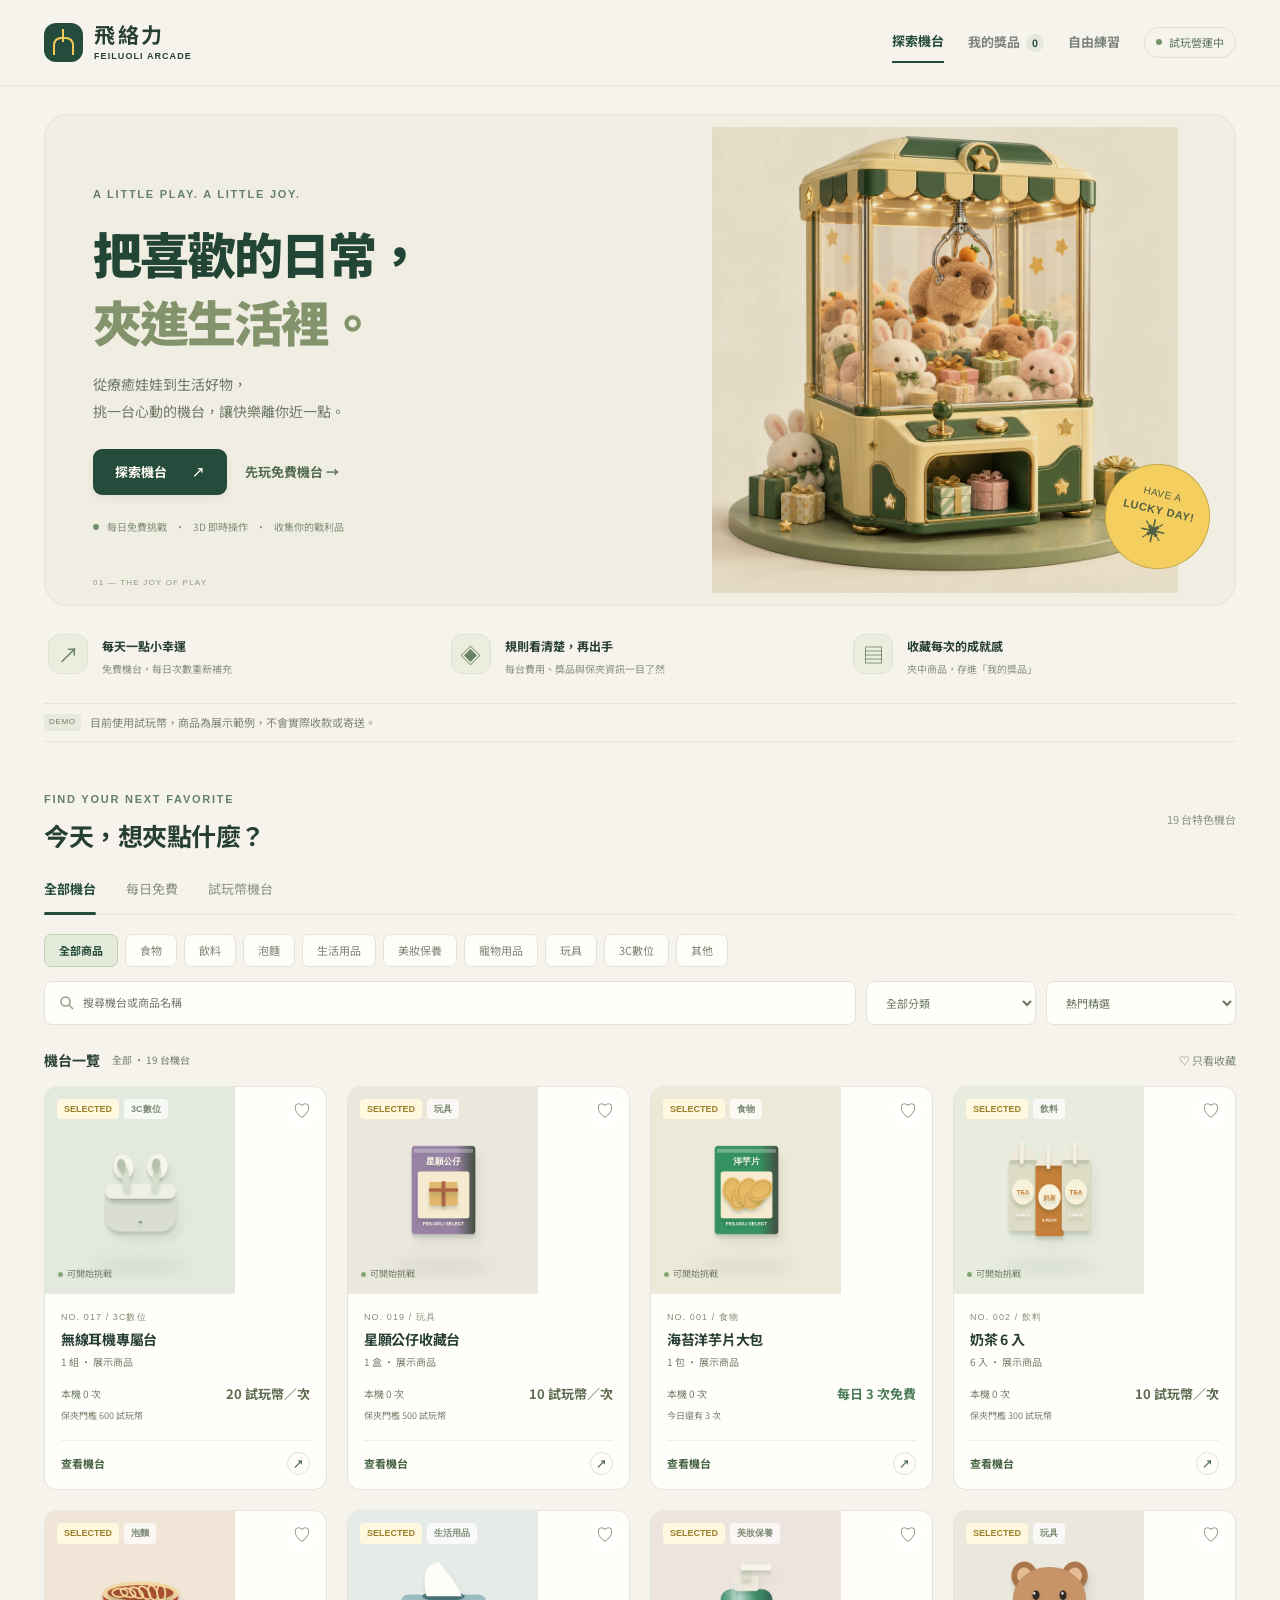
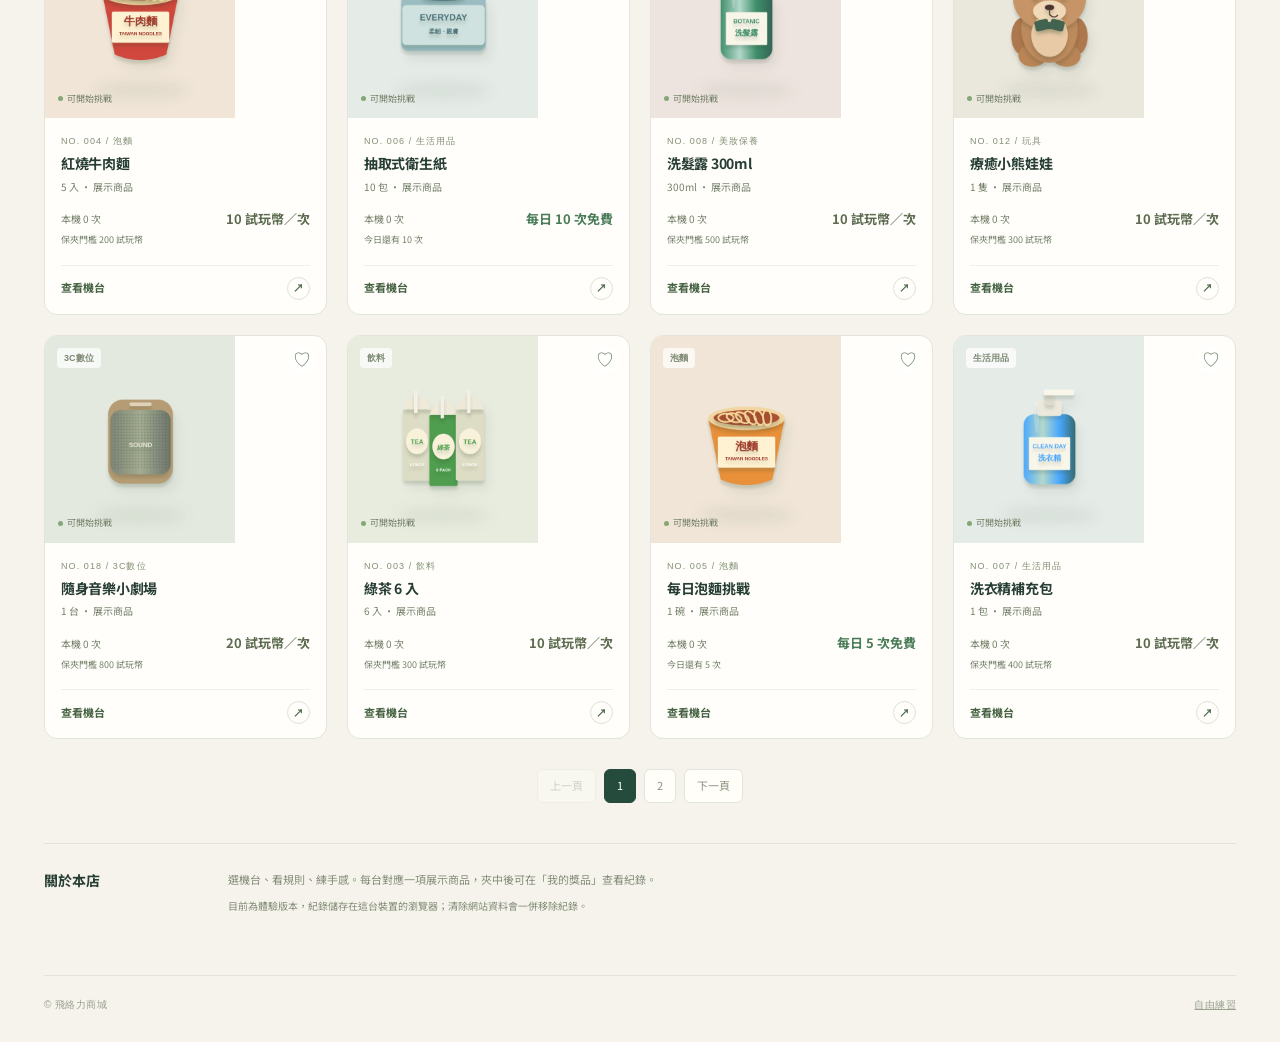
<file: index.html>
<!doctype html>
<html lang="zh-TW">
  <head>
    <meta charset="UTF-8" />
    <meta name="viewport" content="width=device-width, initial-scale=1.0" />
    <title>飛絡力商城｜商品買賣與夾娃娃機台</title>
    <meta
      name="description"
      content="探索免費與試玩幣機台，收集生活好物與療癒娃娃。線上 3D 夾娃娃體驗，目前不提供真實收款與出貨。"
    />
    <link rel="stylesheet" href="design.css?v=20261022-2" />
    <link rel="stylesheet" href="mall.css?v=20261022-2" />
    <link rel="preconnect" href="https://fonts.googleapis.com" />
    <link rel="preconnect" href="https://fonts.gstatic.com" crossorigin />
    <link
      href="https://fonts.googleapis.com/css2?family=Changa+One&family=Noto+Sans+TC:wght@400;700;900&display=swap"
      rel="stylesheet"
    />
  </head>
  <body>
    <a class="skip-link" href="#machines">跳至機台列表</a>
    <header class="mall-header">
      <a class="brand" href="index.html" aria-label="飛絡力首頁"
        ><span class="brand-mark" aria-hidden="true"></span
        ><span class="brand-words"
          ><strong>飛絡力</strong><small>FEILUOLI ARCADE</small></span
        ></a
      >
      <nav class="mall-nav">
        <a class="nav-btn active" href="index.html">探索機台</a>
        <button class="nav-btn" id="btn-myprizes">
          我的獎品 <span class="nav-badge" id="myprizes-badge">0</span>
        </button>
        <a class="nav-btn" href="play.html?v=20261022-2" title="不挑商品，純娛樂模式"
          >自由練習</a
        >
        <span class="trial-label"><i></i> 試玩營運中</span>
      </nav>
    </header>

    <main class="mall-main">
      <section class="hero">
        <div class="hero-text">
          <span class="eyebrow">A LITTLE PLAY. A LITTLE JOY.</span>
          <h1>把喜歡的日常，<br /><span>夾進生活裡。</span></h1>
          <p>
            從療癒娃娃到生活好物，<br />挑一台心動的機台，讓快樂離你近一點。
          </p>
          <div class="hero-actions">
            <a class="btn-primary" href="#machines">探索機台 <span>↗</span></a
            ><button class="btn-ghost" id="btn-free-only">
              先玩免費機台 →
            </button>
          </div>
          <div class="hero-caption">
            <span class="tiny-dot"></span> 每日免費挑戰 <span>·</span> 3D
            即時操作 <span>·</span> 收集你的戰利品
          </div>
        </div>
        <div class="hero-art">
          <img
            src="assets/arcade-hero.webp"
            alt="黃色迷你娃娃機與毛絨娃娃的立體插畫"
            width="640"
            height="640"
            fetchpriority="high"
          /><span class="hero-sticker"
            >HAVE A<br /><b>LUCKY DAY!</b><i>✳</i></span
          >
        </div>
        <span class="hero-index">01 — THE JOY OF PLAY</span>
      </section>
      <section class="store-values" aria-label="遊玩資訊">
        <div>
          <span class="value-icon">↗</span>
          <p><b>每天一點小幸運</b><small>免費機台，每日次數重新補充</small></p>
        </div>
        <div>
          <span class="value-icon">◈</span>
          <p>
            <b>規則看清楚，再出手</b
            ><small>每台費用、獎品與保夾資訊一目了然</small>
          </p>
        </div>
        <div>
          <span class="value-icon">▤</span>
          <p>
            <b>收藏每次的成就感</b><small>夾中商品，存進「我的獎品」</small>
          </p>
        </div>
      </section>
      <div class="trial-note">
        <span>DEMO</span>目前使用試玩幣，商品為展示範例，不會實際收款或寄送。
      </div>
      <section
        id="continue-section"
        class="continue-section hidden"
        aria-label="繼續遊玩"
      ></section>
      <!-- 篩選列 -->
      <section class="filters" id="machines">
        <div class="browse-heading">
          <div>
            <span class="eyebrow">FIND YOUR NEXT FAVORITE</span>
            <h2>今天，想夾點什麼？</h2>
          </div>
          <span id="catalog-total"></span>
        </div>
        <div class="tabs" id="type-tabs">
          <button class="tab active" data-type="all">全部機台</button>
          <button class="tab" data-type="free">每日免費</button>
          <button class="tab" data-type="paid">試玩幣機台</button>
        </div>
        <div
          class="category-chips"
          id="category-chips"
          aria-label="商品分類"
        ></div>
        <div class="filter-row">
          <input
            type="search"
            id="search"
            placeholder="搜尋機台或商品名稱"
            aria-label="搜尋機台"
          />
          <select id="category" aria-label="分類">
            <option value="all">全部分類</option>
          </select>
          <select id="sort" aria-label="排序">
            <option value="hot">熱門精選</option>
            <option value="new">最新上架</option>
            <option value="price">參考市價：低到高</option>
          </select>
        </div>
      </section>

      <section class="list-head">
        <h2>機台一覽</h2>
        <p id="result-count">載入中…</p>
        <button
          id="btn-favorites"
          class="favorites-filter"
          aria-pressed="false"
        >
          ♡ 只看收藏
        </button>
      </section>

      <section class="grid" id="machine-grid" aria-live="polite"></section>

      <nav class="pager" id="pager" aria-label="分頁"></nav>

      <section class="about">
        <h3>關於本店</h3>
        <p>
          選機台、看規則、練手感。每台對應一項展示商品，夾中後可在「我的獎品」查看紀錄。
        </p>
        <p class="about-note">
          目前為體驗版本，紀錄儲存在這台裝置的瀏覽器；清除網站資料會一併移除紀錄。
        </p>
      </section>
    </main>

    <footer class="mall-footer">
      <span>© 飛絡力商城</span>
      <a href="play.html?v=20261022-2">自由練習</a>
    </footer>

    <!-- 機台詳情 -->
    <div class="modal hidden" id="modal-detail" role="dialog" aria-modal="true">
      <div class="modal-card">
        <button class="modal-x" id="btn-close-detail" aria-label="關閉">
          &times;
        </button>
        <div class="detail" id="detail-body"></div>
      </div>
    </div>

    <!-- 我的獎品 -->
    <div
      class="modal hidden"
      id="modal-myprizes"
      role="dialog"
      aria-modal="true"
    >
      <div class="modal-card">
        <button class="modal-x" id="btn-close-myprizes" aria-label="關閉">
          &times;
        </button>
        <h3>🎁 我的獎品</h3>
        <p class="muted">
          夾中的本店商品會記在這裡。目前為試玩模式，正式開通後可在此申請寄送。
        </p>
        <div id="myprizes-list" class="myprizes-list"></div>
      </div>
    </div>

    <script src="machines.js?v=20261022-2"></script>
    <script src="catalog-art.js?v=20261022-2"></script>
    <script src="mall.js?v=20261022-2"></script>
    <script src="ui.js?v=20261022-2"></script>
  </body>
</html>
</file>
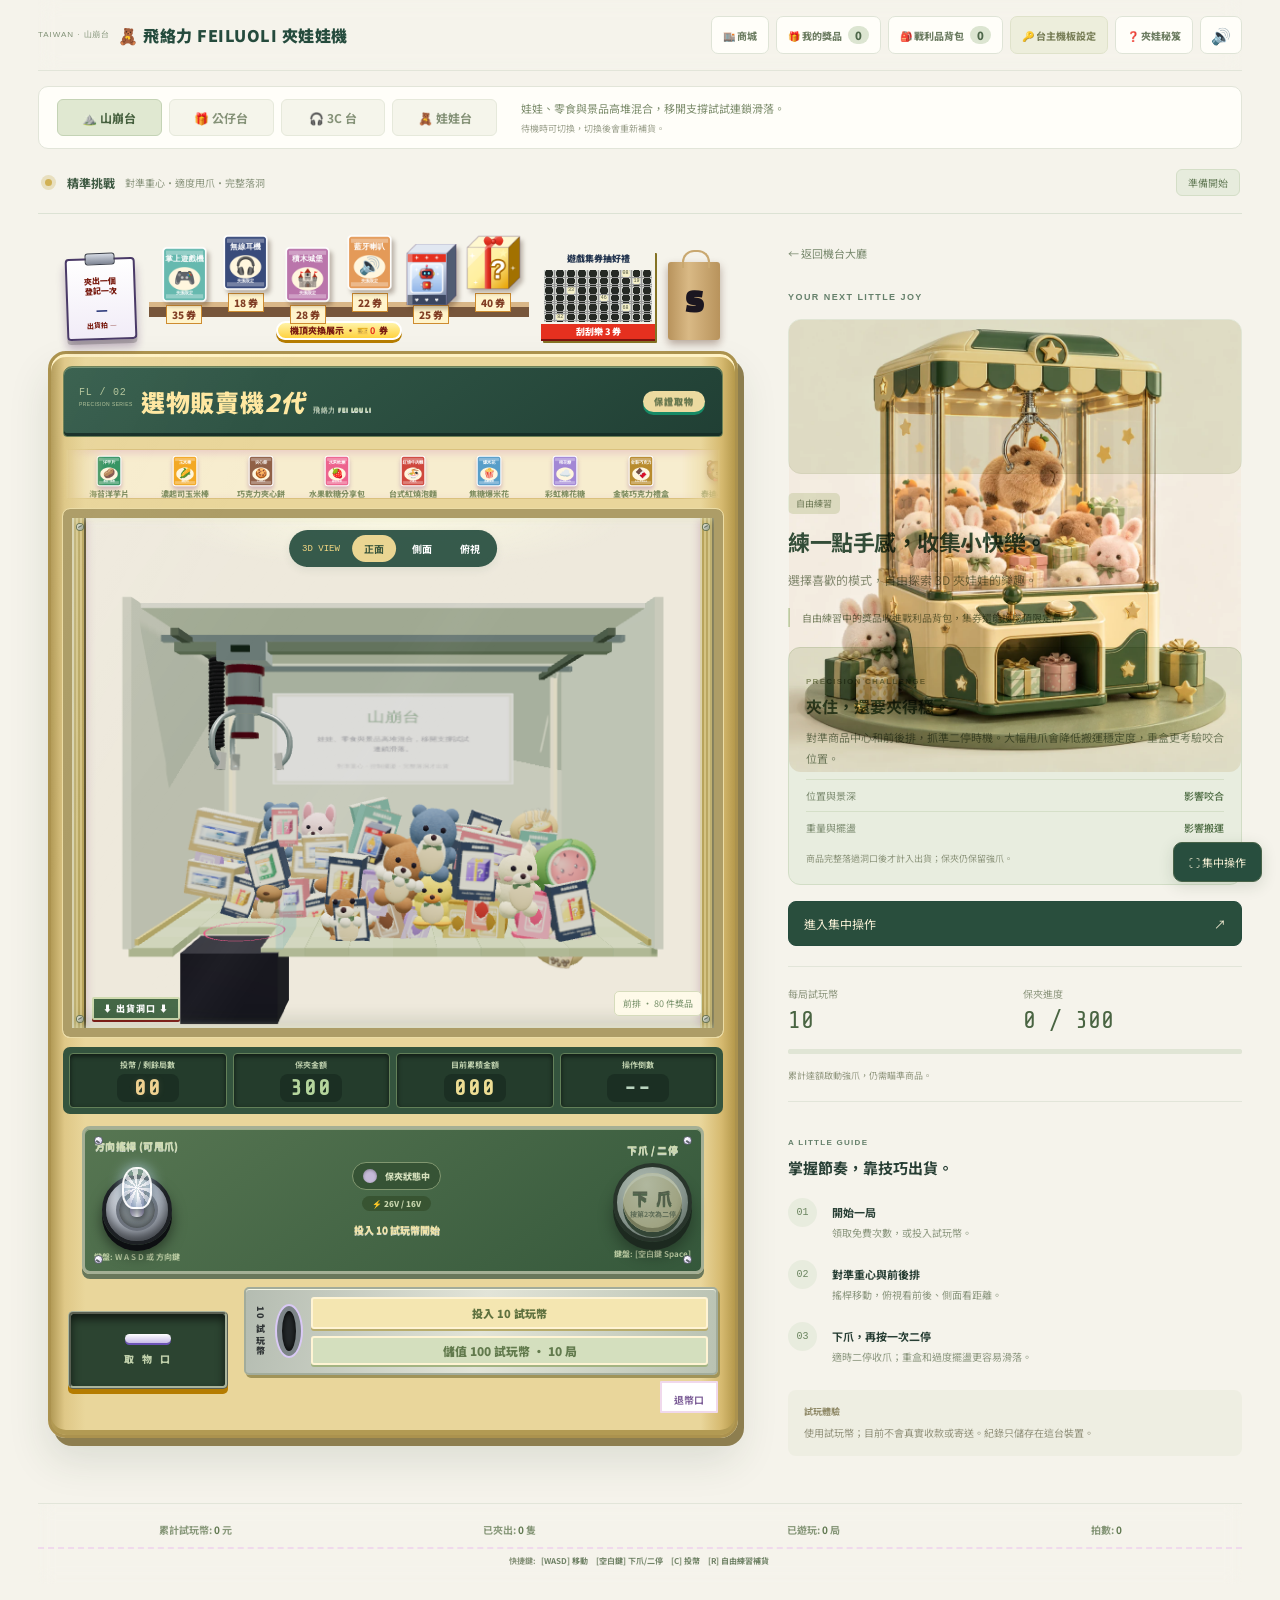
<file: play.html>
<!doctype html>
<html lang="zh-TW">
  <head>
    <meta charset="UTF-8" />
    <meta name="viewport" content="width=device-width, initial-scale=1.0" />
    <title>飛絡力 夾娃娃機 (Fei Lou Li Claw Machine)</title>
    <link rel="stylesheet" href="design.css?v=20261022-2" />
    <link rel="stylesheet" href="style.css?v=20261022-2" />
    <link rel="stylesheet" href="arcade.css?v=20261022-2" />
    <link rel="preconnect" href="https://fonts.googleapis.com" />
    <link rel="preconnect" href="https://fonts.gstatic.com" crossorigin />
    <link
      href="https://fonts.googleapis.com/css2?family=Changa+One&family=Noto+Sans+TC:wght@400;700;900&family=Share+Tech+Mono&display=swap"
      rel="stylesheet"
    />
  </head>
  <body>
    <a class="skip-link" href="#game-canvas">跳至遊戲區</a>
    <button id="focus-start" class="focus-start">開始一局</button>
    <button id="btn-focus" class="focus-toggle" aria-pressed="false">
      ⛶ 集中操作
    </button>
    <div class="arcade-room">
      <!-- 背景裝飾與霓虹夜市氛圍 -->
      <div class="ambient-lights">
        <div class="ambient-glow left"></div>
        <div class="ambient-glow right"></div>
      </div>

      <!-- 頂部快速工具列 -->
      <header class="top-bar">
        <div class="arcade-title">
          <span class="badge">TAIWAN · 山崩台</span>
          <h1>🧸 飛絡力 FEILUOLI 夾娃娃機</h1>
        </div>
        <div class="top-actions">
          <a class="tool-btn" href="index.html" title="回到商城首頁">🏬 商城</a>
          <button
            id="btn-myprizes"
            class="tool-btn"
            title="我的獎品 (夾中的商品)"
          >
            🎁 我的獎品 <span id="myprizes-badge" class="badge-count">0</span>
          </button>
          <button id="btn-collection" class="tool-btn" title="查看夾到的戰利品">
            🎒 戰利品背包
            <span id="collection-badge" class="badge-count">0</span>
          </button>
          <button
            id="btn-owner-mode"
            class="tool-btn warning"
            title="打開台主微調後台"
          >
            🔑 台主機板設定
          </button>
          <button id="btn-help" class="tool-btn" title="操作說明與夾娃秘技">
            ❓ 夾娃秘笈
          </button>
          <button
            id="btn-sound-toggle"
            class="tool-btn icon-only"
            title="聲音開關"
          >
            🔊
          </button>
        </div>
      </header>

      <!-- 商城機台資訊列 (從商城進入時顯示) -->
      <div class="machine-banner hidden" id="machine-banner">
        <div class="mb-main">
          <span class="mb-tag" id="mb-tag">付費機台</span>
          <b id="mb-name"></b>
          <span id="mb-rule"></span>
        </div>
        <div class="mb-note">試玩模式：使用試玩幣，尚未開通真實收款與出貨</div>
      </div>

      <nav class="mode-selector" aria-label="機台模式">
        <div class="mode-buttons" id="mode-buttons"></div>
        <p id="mode-description"></p>
        <small id="mode-hint">待機時可切換，切換後會重新補貨。</small>
      </nav>

      <!-- 夾娃娃機台本體 (經典飛絡力亮黃色機殼) -->
      <section class="play-status-bar" aria-label="操作階段">
        <div>
          <span class="status-light" aria-hidden="true"></span><b>精準挑戰</b
          ><span>對準重心・適度甩爪・完整落洞</span>
        </div>
        <output id="round-phase">準備開始</output>
      </section>
      <div class="play-workspace">
        <main class="machine-wrapper">
          <!-- 機頂擺設：夾換品、刮刮樂、夾出登記板、牛皮紙袋 (實機常見) -->
          <div class="machine-topper" id="machine-topper">
            <div class="clipboard" id="clipboard" title="夾出登記板">
              <div class="clip-top"></div>
              <div class="clip-title">夾出一個<br />登記一次</div>
              <div class="clip-tally" id="clip-tally">—</div>
              <div class="clip-beats" id="clip-beats">出貨拍 —</div>
            </div>
            <button
              class="topper-shelf"
              id="topper-shelf"
              title="夾換區：用兌換券換限定品"
            >
              <div class="shelf-items" id="shelf-items"></div>
              <div class="shelf-sign">
                機頂夾換展示 · 🎫<b id="ticket-count">0</b> 券
              </div>
            </button>
            <button
              class="scratch-rack"
              id="scratch-rack"
              title="刮刮樂：3 張兌換券 1 張"
            >
              <span class="scratch-card c1"><i>幸運刮刮樂</i></span>
              <span class="scratch-card c2"><i>幸運刮刮樂</i></span>
              <span class="scratch-card c3"><i>幸運刮刮樂</i></span>
              <span class="rack-sign">刮刮樂 3 券</span
              ><span class="scratch-top-label">遊戲集券抽好禮</span>
            </button>
            <div class="kraft-bag"><span>S</span></div>
          </div>

          <div class="claw-machine feiluoli-cabinet">
            <!-- 頂部招牌燈箱 (Marquee) -->
            <div class="machine-marquee">
              <span class="cabinet-model" aria-hidden="true"
                >FL / 02<br /><small>PRECISION SERIES</small></span
              >
              <div class="led-strip top">
                <span class="led"></span><span class="led"></span
                ><span class="led"></span> <span class="led"></span
                ><span class="led"></span><span class="led"></span>
                <span class="led"></span><span class="led"></span
                ><span class="led"></span> <span class="led"></span
                ><span class="led"></span><span class="led"></span>
              </div>
              <div class="marquee-sign">
                <div class="logo-wrap">
                  <span class="brand-chinese">選物販賣機<em>2代</em></span>
                  <span class="brand-english">飛絡力 FEI LOU LI</span>
                </div>
                <div class="marquee-subtitle">
                  <span class="pill-guarantee" id="marquee-guarantee-pill"
                    >保證取物</span
                  >
                </div>
              </div>
              <div class="led-strip bottom">
                <span class="led"></span><span class="led"></span
                ><span class="led"></span> <span class="led"></span
                ><span class="led"></span><span class="led"></span>
                <span class="led"></span><span class="led"></span
                ><span class="led"></span> <span class="led"></span
                ><span class="led"></span><span class="led"></span>
              </div>
            </div>

            <!-- 本機獎品跑馬展示條 (由 game.js 以獎品圖鑑填入) -->
            <div class="prize-ticker" aria-label="本機獎品">
              <div class="ticker-track" id="ticker-track"></div>
            </div>

            <!-- 機身中間：壓克力透明玻璃展示窗 (櫥窗區) -->
            <div class="machine-showcase">
              <span class="frame-bolt bolt-tl" aria-hidden="true"></span
              ><span class="frame-bolt bolt-tr" aria-hidden="true"></span
              ><span class="frame-bolt bolt-bl" aria-hidden="true"></span
              ><span class="frame-bolt bolt-br" aria-hidden="true"></span>
              <!-- 櫥窗邊框與反射層 -->
              <div class="glass-reflection-overlay"></div>
              <div class="cabinet-pillar left">
                <div class="pillar-label">合格認證 NO.88921</div>
              </div>
              <div class="cabinet-pillar right">
                <div class="pillar-label">投幣十元 歡樂無限</div>
              </div>

              <!-- 頂部聚光燈與軌道裝飾 -->
              <div class="ceiling-light"></div>

              <!-- 遊戲核心畫布 (Canvas) -->
              <canvas id="game-canvas" width="600" height="480"></canvas>

              <!-- 洞口標示與壓克力擋板立牌 (左下角出貨口) -->
              <div class="chute-marker-label">
                <span>⬇ 出貨洞口 ⬇</span>
              </div>

              <button id="btn-take-stuck" class="take-stuck hidden">
                🔧 卡洞自取 · 2 局
              </button>

              <!-- 成功出貨時的特效層 (Confetti & Win Toast) -->
              <div id="win-overlay" class="win-overlay hidden">
                <div class="win-card" id="win-card">
                  <div class="win-sparkles">✨ 🎉 ✨</div>
                  <h2 id="win-title" class="win-title">恭喜出貨！</h2>
                  <div class="win-prize-stage">
                    <div id="win-prize-preview" class="win-prize-preview"></div>
                  </div>
                  <div id="win-rarity" class="win-rarity"></div>
                  <p id="win-prize-name" class="win-prize-name">泰迪小熊</p>
                  <p id="win-prize-desc" class="win-prize-desc"></p>
                  <div class="win-stats">
                    <span id="win-spent">花費: 10 元</span>
                    <span id="win-guaranteed-tag" class="tag-badge"
                      >技術取物</span
                    >
                  </div>
                  <div class="win-actions">
                    <button
                      id="btn-open-blind"
                      class="btn-primary pulse hidden"
                    >
                      🎁 拆開盲盒
                    </button>
                    <button id="btn-collect-prize" class="btn-primary pulse">
                      放入背包
                    </button>
                  </div>
                </div>
              </div>
            </div>

            <!-- 經典飛絡力：LED 數碼顯示排 (Digital Displays) -->
            <div class="machine-dashboard">
              <div class="meter-box">
                <span class="meter-title">投幣 / 剩餘局數</span>
                <div class="segment-display red" id="disp-credits">00</div>
              </div>
              <div class="meter-box">
                <span class="meter-title">保夾金額</span>
                <div class="segment-display green" id="disp-guarantee">300</div>
              </div>
              <div class="meter-box">
                <span class="meter-title">目前累積金額</span>
                <div class="segment-display yellow" id="disp-accumulated">
                  000
                </div>
              </div>
              <div class="meter-box">
                <span class="meter-title">操作倒數</span>
                <div class="segment-display blue" id="disp-timer">--</div>
              </div>
            </div>

            <!-- 斜切面控制台 (Control Deck) -->
            <div class="machine-console">
              <div class="console-plate">
                <!-- 裝飾螺絲釘 -->
                <span class="screw top-left"></span>
                <span class="screw top-right"></span>
                <span class="screw btm-left"></span>
                <span class="screw btm-right"></span>

                <!-- 控制台左側：經典八向搖桿 -->
                <div class="control-section joystick-section">
                  <div class="control-label">方向搖桿 (可甩爪)</div>
                  <div class="joystick-base" id="joystick-base">
                    <div class="joystick-pad"></div>
                    <div class="joystick-crystal"></div>
                    <div class="joystick-stick" id="joystick-stick">
                      <div class="joystick-ball" id="joystick-ball"></div>
                    </div>
                  </div>
                  <div class="joystick-hint">鍵盤: W A S D 或 方向鍵</div>
                </div>

                <!-- 控制台中央：機台指示燈與下爪狀態 -->
                <div class="control-section status-section">
                  <div class="guarantee-lamp-box" id="guarantee-lamp-box">
                    <div class="guarantee-bulb" id="guarantee-bulb"></div>
                    <span class="guarantee-text">保夾狀態中</span>
                  </div>
                  <div
                    class="voltage-chip"
                    title="抓取電壓 / 搬運電壓 (台主可調整)"
                  >
                    ⚡ <span id="disp-voltage">26V / 16V</span>
                  </div>
                  <div class="action-status-text" id="action-status-text">
                    請先投入 10 元硬幣
                  </div>
                </div>

                <!-- 控制台右側：巨大下爪按鈕 (支援二停！) -->
                <div class="control-section button-section">
                  <div class="control-label">下爪 / 二停</div>
                  <button id="btn-drop" class="arcade-big-button" disabled>
                    <span class="btn-cap">
                      <span class="btn-text">下 爪</span>
                      <span class="btn-subtext">按第2次為二停</span>
                    </span>
                  </button>
                  <div class="button-hint">鍵盤: [空白鍵 Space]</div>
                </div>
              </div>
            </div>

            <!-- 機身下半部：投幣孔與退幣口、左側取出門 -->
            <div class="machine-lower">
              <!-- 左側取物口 (Prize Chute Flap) -->
              <div class="chute-exit-panel">
                <div class="chute-flap" id="chute-flap">
                  <div class="flap-handle"></div>
                  <span class="flap-text">取 物 口</span>
                </div>
              </div>

              <!-- 右側投幣機構 (Coin Mech) -->
              <div class="coin-mechanism">
                <div class="coin-slot-housing">
                  <div class="coin-slot-sign" id="coin-slot-label">
                    投幣口 $10
                  </div>
                  <div
                    class="coin-slot-slit"
                    id="coin-slot-slit"
                    title="點擊投幣 10 元"
                  ></div>
                  <div class="coin-actions">
                    <button id="btn-insert-coin" class="coin-btn">
                      🪙 投幣 10 元 <span class="hotkey">(C)</span>
                    </button>
                    <button id="btn-insert-100" class="coin-btn secondary">
                      💵 投 100 (換10次)
                    </button>
                  </div>
                </div>
                <div class="coin-return-slot">
                  <span class="return-text">退幣口</span>
                </div>
              </div>
            </div>
          </div>
        </main>
        <aside class="session-panel" aria-label="本台資訊">
          <a class="back-to-mall" href="index.html">← 返回機台大廳</a>
          <div class="session-product">
            <span class="eyebrow">YOUR NEXT LITTLE JOY</span>
            <div id="session-art"></div>
            <span class="session-label" id="session-kind">自由練習</span>
            <h2 id="session-title">練一點手感，收集小快樂。</h2>
            <p id="session-desc">選擇喜歡的模式，自由探索 3D 夾娃娃的樂趣。</p>
          </div>
          <p class="reward-hint" id="reward-hint">
            夾中「本台商品」會記入我的獎品；其他獎品收進戰利品背包。
          </p>
          <section class="challenge-card">
            <span class="eyebrow">PRECISION CHALLENGE</span>
            <h3>夾住，還要夾得穩。</h3>
            <p>
              對準商品中心和前後排，抓準二停時機。大幅甩爪會降低搬運穩定度，重盒更考驗咬合位置。
            </p>
            <div><span>位置與景深</span><b>影響咬合</b></div>
            <div><span>重量與擺盪</span><b>影響搬運</b></div>
            <small>商品完整落過洞口後才計入出貨；保夾仍保留強爪。</small>
          </section>
          <button class="session-enter" id="session-enter">
            進入集中操作 <span>↗</span>
          </button>
          <div class="session-rule">
            <div>
              <span id="session-price-label">每局試玩幣</span
              ><b id="session-price">10</b>
            </div>
            <div>
              <span id="session-progress-label">保夾進度</span
              ><b id="session-progress-text">0 / 300</b>
            </div>
            <progress
              id="session-progress"
              value="0"
              max="300"
              aria-label="保夾進度"
            ></progress
            ><small id="session-progress-note"
              >累計達額啟動強爪，仍需瞄準商品。</small
            >
          </div>
          <div class="session-how">
            <span class="eyebrow">A LITTLE GUIDE</span>
            <h3>掌握節奏，靠技巧出貨。</h3>
            <ol>
              <li>
                <span>01</span>
                <p>
                  <b>開始一局</b><small>領取免費次數，或投入試玩幣。</small>
                </p>
              </li>
              <li>
                <span>02</span>
                <p>
                  <b>對準重心與前後排</b
                  ><small>搖桿移動，俯視看前後、側面看距離。</small>
                </p>
              </li>
              <li>
                <span>03</span>
                <p>
                  <b>下爪，再按一次二停</b
                  ><small>適時二停收爪；重盒和過度擺盪更容易滑落。</small>
                </p>
              </li>
            </ol>
          </div>
          <p class="session-demo">
            <b>試玩體驗</b
            >使用試玩幣；目前不會真實收款或寄送。紀錄只儲存在這台裝置。
          </p>
        </aside>
      </div>

      <!-- 底部操作快捷鍵提示與統計資訊 -->
      <footer class="bottom-stats">
        <div class="stat-item">
          累計試玩幣: <b id="stat-total-coins">0</b> 元
        </div>
        <div class="stat-item">已夾出: <b id="stat-prizes-won">0</b> 隻</div>
        <div class="stat-item">已遊玩: <b id="stat-rounds">0</b> 局</div>
        <div class="stat-item">拍數: <b id="stat-beat">0</b></div>
        <div class="stat-item quick-keys">
          快捷鍵: <b>[WASD] 移動</b> <b>[空白鍵] 下爪/二停</b> <b>[C] 投幣</b>
          <b>[R] 自由練習補貨</b>
        </div>
      </footer>
    </div>

    <!-- 彈出視窗：我的獎品 -->
    <div id="modal-myprizes" class="modal-backdrop hidden">
      <div class="modal-window">
        <div class="modal-header">
          <h3>🎁 我的獎品</h3>
          <button class="modal-close" id="btn-close-myprizes">&times;</button>
        </div>
        <div class="modal-body">
          <p class="ex-tip">
            夾中的本店商品會記在這裡。目前為試玩模式，正式開通後可在此申請寄送。
          </p>
          <div id="myprizes-list" class="myprizes-list"></div>
        </div>
        <div class="modal-footer">
          <span></span>
          <button class="btn-secondary" id="btn-myprizes-close2">關閉</button>
        </div>
      </div>
    </div>

    <!-- 彈出視窗：夾換區 & 刮刮樂 -->
    <div id="modal-exchange" class="modal-backdrop hidden">
      <div class="modal-window">
        <div class="modal-header">
          <h3>🎫 夾換區 &amp; 刮刮樂</h3>
          <button class="modal-close" id="btn-close-exchange">&times;</button>
        </div>
        <div class="modal-body">
          <p class="ex-tip">
            每夾出一個獎品就有兌換券：普通 1 張、稀有 2 張、超稀有 3 張、隱藏款
            5 張。
          </p>
          <div class="ex-tickets">
            目前兌換券 <b id="ex-ticket-count">0</b> 張
          </div>

          <h4 class="ex-h">🎁 夾換限定品</h4>
          <div id="exchange-grid" class="exchange-grid"></div>

          <h4 class="ex-h">🎰 黑點刮刮卡 <small>（3 張券刮一張）</small></h4>
          <div class="scratch-wrap">
            <div class="dot-card" id="dot-card">
              <div class="dc-title">夾夾樂 刮刮卡</div>
              <div class="dc-head">中獎號碼 · 刮中就有獎</div>
              <div class="dc-wins" id="dc-wins"></div>
              <div class="dc-grid" id="dc-grid"></div>
              <div class="dc-status" id="dc-status">按「刮一張」開始！</div>
            </div>
            <div class="scratch-actions">
              <button class="btn-primary" id="btn-scratch-buy">
                🎫 刮一張 (3 券)
              </button>
              <button class="btn-secondary" id="btn-scratch-all" disabled>
                全部刮開
              </button>
            </div>
            <small class="scratch-odds"
              >用滑鼠／手指刮開黑色圓點，刮出的號碼和上方「中獎號碼」一樣就中獎！</small
            >
          </div>
        </div>
        <div class="modal-footer">
          <span></span>
          <button class="btn-secondary" id="btn-exchange-close2">關閉</button>
        </div>
      </div>
    </div>

    <!-- 彈出視窗 1: 戰利品背包 -->
    <div id="modal-collection" class="modal-backdrop hidden">
      <div class="modal-window">
        <div class="modal-header">
          <h3>🎒 我的夾娃娃戰利品展示櫃</h3>
          <button class="modal-close" id="btn-close-collection">&times;</button>
        </div>
        <div class="modal-body">
          <div id="collection-grid" class="collection-grid">
            <div class="empty-hint">目前還沒夾到娃娃，趕快投幣試試手氣吧！</div>
          </div>
        </div>
        <div class="modal-footer">
          <div class="collection-summary" id="collection-summary">
            共 0 件獎品
          </div>
          <button class="btn-secondary" id="btn-modal-close-coll">關閉</button>
        </div>
      </div>
    </div>

    <!-- 彈出視窗 2: 台主微調後台 (DIP Switch / Owner Settings) -->
    <div id="modal-owner" class="modal-backdrop hidden">
      <div class="modal-window owner-modal">
        <div class="modal-header">
          <h3>🔑 飛絡力主機板 台主微調參數</h3>
          <button class="modal-close" id="btn-close-owner">&times;</button>
        </div>
        <div class="modal-body">
          <div class="owner-form">
            <div class="form-group">
              <label for="set-guarantee">保證取物金額 (元):</label>
              <div class="range-wrap">
                <input
                  type="range"
                  id="set-guarantee"
                  min="50"
                  max="990"
                  step="50"
                  value="300"
                />
                <span id="val-guarantee" class="val-display">300 元</span>
              </div>
              <small
                >達到此金額前，爪子會有收爪放爪機率；達到後爪力鎖定 100%
                強爪。</small
              >
            </div>

            <div class="form-group">
              <label for="set-claw-power">抓取電壓 (V)：爪子夾住的力道</label>
              <div class="range-wrap">
                <input
                  type="range"
                  id="set-claw-power"
                  min="8"
                  max="32"
                  step="1"
                  value="26"
                />
                <span id="val-claw-power" class="val-display">26 V</span>
              </div>
              <small
                >跟真機台一樣，電壓越高爪子閉得越緊、越容易夾起；太低會夾了又滑開。</small
              >
            </div>

            <div class="form-group">
              <label for="set-drop-power"
                >搬運電壓 (V)：上升與移動途中的力道</label
              >
              <div class="range-wrap">
                <input
                  type="range"
                  id="set-drop-power"
                  min="8"
                  max="32"
                  step="1"
                  value="16"
                />
                <span id="val-drop-power" class="val-display">16 V</span>
              </div>
              <small
                >夾起後維持的力道。電壓低時爪子會鬆鬆的，重的獎品（公仔盒、西瓜）容易中途掉落；保夾時兩段都鎖在
                32V。</small
              >
            </div>

            <div class="form-group">
              <label for="set-baffle-height">洞口擋板高度:</label>
              <div class="range-wrap">
                <input
                  type="range"
                  id="set-baffle-height"
                  min="15"
                  max="90"
                  step="5"
                  value="45"
                />
                <span id="val-baffle-height" class="val-display"
                  >45 px (標準防甩板)</span
                >
              </div>
              <small>擋板越低越容易翻滾進洞；過高則考驗直接垂直送球。</small>
            </div>

            <div class="form-group">
              <label for="set-rod-gap">洞口鐵桿間距 (縮口):</label>
              <div class="range-wrap">
                <input
                  type="range"
                  id="set-rod-gap"
                  min="40"
                  max="90"
                  step="2"
                  value="66"
                />
                <span id="val-rod-gap" class="val-display">66 mm</span>
              </div>
              <small
                >洞口裡的兩支鐵桿把出口縮小：間距越小，越大隻的娃娃越難擠過去（特大隻幾乎卡死），要靠甩爪把它扯進洞。</small
              >
            </div>

            <div class="form-group">
              <label for="set-timer-sec">操作倒數時間 (秒):</label>
              <div class="range-wrap">
                <input
                  type="range"
                  id="set-timer-sec"
                  min="10"
                  max="30"
                  step="1"
                  value="20"
                />
                <span id="val-timer-sec" class="val-display">20 秒</span>
              </div>
            </div>

            <div class="form-group tricks-group">
              <label>🕵️ 台主黑科技</label>
              <label class="check-row"
                ><input type="checkbox" id="opt-beat" checked />
                拍數強爪：只有特定拍數才有強爪，其餘拍偏弱</label
              >
              <div class="range-wrap">
                <input
                  type="range"
                  id="set-beat-period"
                  min="3"
                  max="15"
                  step="1"
                  value="7"
                />
                <span id="val-beat-period" class="val-display">每 7 拍</span>
              </div>
              <label class="check-row"
                ><input type="checkbox" id="opt-cool" checked />
                出貨後收水：剛出貨的 3 拍爪力特別弱</label
              >
              <label class="check-row"
                ><input type="checkbox" id="opt-jam" checked />
                卡洞預擺：補貨時把特大獎品卡在洞口鐵桿上，要付費「卡洞自取」</label
              >
              <small
                >強拍時抓取 +6V、搬運 +8V；一般拍各 −4V；收水期各
                −8V。保夾時不受影響。登記板會記錄最近出貨的拍數，玩家可以用來算拍數。</small
              >
            </div>

            <div class="form-actions">
              <button id="btn-refill-dolls" class="btn-primary">
                🧸 重新補滿娃娃 (山崩台鋪滿)
              </button>
              <button id="btn-clear-dolls" class="btn-secondary">
                🧹 清空重排
              </button>
              <button id="btn-reset-accumulated" class="btn-danger">
                💰 歸零目前累積金額
              </button>
              <button id="btn-clear-save" class="btn-danger">
                🗑 清除戰利品與統計存檔
              </button>
            </div>
          </div>
        </div>
        <div class="modal-footer">
          <button class="btn-primary" id="btn-save-owner">確認設定</button>
        </div>
      </div>
    </div>

    <!-- 彈出視窗 3: 夾娃娃機秘技指南 -->
    <div id="modal-help" class="modal-backdrop hidden">
      <div class="modal-window help-modal">
        <div class="modal-header">
          <h3>❓ 台灣夾娃娃機 (飛絡力) 實戰技巧</h3>
          <button class="modal-close" id="btn-close-help">&times;</button>
        </div>
        <div class="modal-body">
          <div class="help-section">
            <h4>精準挑戰：三個關鍵</h4>
            <ul>
              <li>
                <b>對準中心與前後排</b
                >：正面確認左右、俯視確認景深；只碰到邊角，起升後更容易滑落。
              </li>
              <li>
                <b>適度甩爪</b
                >：控制擺盪可以調整落點，大幅甩動會降低咬合與搬運穩定度。
              </li>
              <li>
                <b>適時二停</b
                >：下爪後再次按下可提前收爪。對準的二停能增加抓穩機會，太早收爪仍可能夾空。
              </li>
            </ul>
          </div>
          <div class="help-section">
            <h4>出貨與保夾</h4>
            <p>
              重量、大小與抓取位置會影響搬運。商品必須完整通過洞口才算出貨；補貨或待機時自行滑落不會計入獎品。
            </p>
            <p>
              保夾保留強爪與搬運保護，仍須對準商品。標準挑戰預設不啟用拍數強爪或出貨後收水；自由練習的台主設定可自行試驗。
            </p>
            <p>
              金色標記的「本台商品」會記入我的獎品；其他商品記入戰利品背包。
            </p>
          </div>
          <div class="help-section">
            <h4>操作方式</h4>
            <p>
              <b>WASD / 方向鍵</b>：移動；<b>Space / Enter</b
              >：下爪與二停；<b>C</b>：依本台單價投入試玩幣或領取免費次數；<b>R</b>：自由練習待機時補貨。
            </p>
            <p>
              手機可拖曳搖桿；點「集中操作」將機台與操作鈕留在同一個畫面。按 Esc
              可返回完整畫面。
            </p>
          </div>
        </div>
        <div class="modal-footer">
          <button class="btn-primary" id="btn-close-help-confirm">
            我知道了，開始夾！
          </button>
        </div>
      </div>
    </div>

    <!-- 遊戲腳本加載 -->
    <script src="audio.js?v=20261022-2"></script>
    <script src="catalog-art.js?v=20261022-2"></script>
    <script src="prizes.js?v=20261022-2"></script>
    <script src="machines.js?v=20261022-2"></script>
    <script src="machine-boot.js?v=20261022-2"></script>
    <script src="physics.js?v=20261022-2"></script>
    <script src="vendor/three.min.js"></script>
    <script src="scene3d.js?v=20261022-2"></script>
    <script src="game.js?v=20261022-2"></script>
    <script src="ui.js?v=20261022-2"></script>
  </body>
</html>
</file>
<file: design.css>
:root {
  --brand: #254b3d;
  --brand-dark: #19372c;
  --accent: #f3ca57;
  --surface: #fffef9;
  --canvas: #f5f3eb;
  --text: #273e34;
  --muted: #758078;
  --border: #e2e5d9;
  --radius: 18px;
  --shadow: 0 12px 36px #263f3110;
}
html {
  scroll-behavior: smooth;
  scroll-padding-top: 100px;
}
body {
  color: var(--text);
  font-family: "Noto Sans TC", sans-serif;
}
button,
input,
select {
  font: inherit;
}
button,
a,
input,
select {
  -webkit-tap-highlight-color: transparent;
}
button,
a {
  touch-action: manipulation;
}
button:focus-visible,
a:focus-visible,
input:focus-visible,
select:focus-visible {
  outline: 3px solid #8eac8b;
  outline-offset: 4px;
}
button:disabled {
  cursor: not-allowed;
}
button,
a {
  transition:
    background 0.18s,
    box-shadow 0.18s,
    transform 0.18s;
}
button:disabled {
  transform: none !important;
}
.hidden {
  display: none !important;
}
.dialog-open {
  overflow: hidden;
}
.eyebrow {
  font: 700 11px/1.6 sans-serif;
  letter-spacing: 0.16em;
  color: #65806b;
}
.brand-mark {
  width: 39px;
  height: 39px;
  display: inline-block;
  background: var(--brand);
  border-radius: 12px;
  position: relative;
  flex: none;
}
.brand-mark:before {
  content: "";
  position: absolute;
  width: 17px;
  height: 16px;
  left: 9px;
  top: 14px;
  border: 2px solid #f3ca57;
  border-top: 0;
  border-radius: 0 0 8px 8px;
  transform: rotate(180deg);
}
.brand-mark:after {
  content: "";
  position: absolute;
  left: 18px;
  top: 6px;
  width: 2px;
  height: 13px;
  background: #f3ca57;
}
.sr-only {
  position: absolute;
  width: 1px;
  height: 1px;
  overflow: hidden;
  clip-path: inset(50%);
  white-space: nowrap;
}
.skip-link {
  position: fixed;
  left: 16px;
  top: -80px;
  z-index: 200;
  background: #254b3d;
  color: white;
  padding: 12px;
}
.skip-link:focus {
  top: 12px;
}
@media (prefers-reduced-motion: reduce) {
  *,
  *:before,
  *:after {
    animation: none !important;
    transition: none !important;
    scroll-behavior: auto !important;
  }
}
</file>
<file: mall.css>
* {
  box-sizing: border-box;
  margin: 0;
  padding: 0;
}
body {
  background: var(--canvas);
  line-height: 1.6;
}
a {
  color: inherit;
}
button {
  cursor: pointer;
}
button:disabled {
  opacity: 0.45;
}
.mall-header {
  height: 86px;
  max-width: 1280px;
  margin: auto;
  padding: 0 44px;
  display: flex;
  align-items: center;
  justify-content: space-between;
  gap: 24px;
  border-bottom: 1px solid var(--border);
}
.brand {
  display: flex;
  align-items: center;
  gap: 11px;
  text-decoration: none;
}
.brand-words {
  display: flex;
  flex-direction: column;
  line-height: 1.3;
}
.brand-words strong {
  font-size: 21px;
  letter-spacing: 0.13em;
}
.brand-words small {
  font: 700 9px/1.8 sans-serif;
  letter-spacing: 0.12em;
}
.mall-nav {
  display: flex;
  align-items: center;
  gap: 24px;
}
.nav-btn {
  font-size: 13px;
  font-weight: 700;
  background: none;
  border: 0;
  text-decoration: none;
  color: #7d857c;
  padding: 9px 0;
}
.nav-btn.active {
  color: var(--brand);
  border-bottom: 2px solid var(--brand);
}
.nav-badge {
  display: inline-grid;
  place-items: center;
  min-width: 18px;
  height: 18px;
  padding: 0 4px;
  border-radius: 50%;
  background: #e5e8dc;
  color: var(--brand);
  font-size: 10px;
  margin-left: 3px;
}
.trial-label {
  font-size: 11px;
  border: 1px solid #dce2d3;
  border-radius: 20px;
  padding: 6px 11px;
  color: #5f7562;
  display: flex;
  align-items: center;
  gap: 7px;
}
.trial-label i,
.tiny-dot {
  width: 6px;
  height: 6px;
  border-radius: 50%;
  background: #72916a;
  display: inline-block;
  flex: none;
}
.mall-main {
  max-width: 1280px;
  padding: 28px 44px 60px;
  margin: auto;
}
.hero {
  position: relative;
  min-height: 445px;
  background: #ebeede;
  border: 1px solid #e1e5d5;
  border-radius: 24px;
  display: grid;
  grid-template-columns: 1.05fr 1fr;
  overflow: hidden;
  align-items: center;
}
.hero-text {
  padding: 46px 0 52px 48px;
  position: relative;
  z-index: 1;
}
.hero h1 {
  font-size: 49px;
  font-weight: 900;
  line-height: 1.38;
  letter-spacing: -0.04em;
  margin: 15px 0 17px;
  color: #234536;
}
.hero h1 span {
  color: #83936b;
}
.hero-text > p {
  font-size: 14px;
  color: #6d7867;
  line-height: 1.9;
}
.hero-actions {
  display: flex;
  align-items: center;
  gap: 18px;
  margin: 24px 0;
}
.btn-primary,
.btn-ghost {
  display: inline-flex;
  align-items: center;
  justify-content: center;
  text-decoration: none;
  padding: 13px 22px;
  border-radius: 9px;
  font-size: 13px;
  font-weight: 700;
  border: 0;
  gap: 25px;
}
.btn-primary {
  color: #fffdf2;
  background: var(--brand);
  box-shadow: 0 4px 8px #254b3d12;
}
.btn-primary:hover {
  background: var(--brand-dark);
  transform: translateY(-1px);
}
.btn-ghost {
  background: transparent;
  color: #536b51;
  padding-left: 0;
  padding-right: 0;
}
.hero-caption {
  font-size: 10px;
  color: #7f8c77;
  display: flex;
  align-items: center;
  gap: 8px;
}
.hero-art {
  height: 100%;
  min-width: 0;
  position: relative;
  display: grid;
  place-items: center;
}
.hero-art img {
  display: block;
  width: 100%;
  height: 100%;
  object-fit: cover;
  max-height: 490px;
  mix-blend-mode: multiply;
}
.hero-sticker {
  position: absolute;
  right: 25px;
  bottom: 36px;
  width: 105px;
  height: 105px;
  display: flex;
  flex-direction: column;
  align-items: center;
  justify-content: center;
  border-radius: 50%;
  border: 1px solid #c5a947;
  background: #f5ce60;
  color: #526143;
  font: 10px/1.6 sans-serif;
  letter-spacing: 0.06em;
  transform: rotate(13deg);
}
.hero-sticker b {
  font-size: 11px;
}
.hero-sticker i {
  font-size: 25px;
  line-height: 1.1;
  font-style: normal;
}
.hero-index {
  position: absolute;
  left: 48px;
  bottom: 18px;
  font: 8px sans-serif;
  color: #8d9982;
  letter-spacing: 0.15em;
}
.store-values {
  display: grid;
  grid-template-columns: repeat(3, 1fr);
  padding: 26px 4px;
  gap: 24px;
}
.store-values > div {
  display: flex;
  align-items: center;
  gap: 14px;
}
.value-icon {
  height: 40px;
  width: 40px;
  display: grid;
  place-items: center;
  background: #ebeede;
  border: 1px solid #dde3d2;
  border-radius: 12px;
  color: #6c8063;
  font-size: 21px;
  flex: none;
}
.store-values b {
  font-size: 12px;
  font-weight: 700;
}
.store-values small {
  display: block;
  color: #879080;
  font-size: 10px;
  margin-top: 3px;
}
.trial-note {
  font-size: 11px;
  color: #7e8275;
  display: flex;
  align-items: center;
  gap: 9px;
  border-top: 1px solid var(--border);
  border-bottom: 1px solid var(--border);
  padding: 10px 0;
}
.trial-note > span {
  background: #e6e9dc;
  color: #6e8065;
  padding: 1px 5px;
  border-radius: 3px;
  font: 8px/1.8 sans-serif;
  letter-spacing: 0.08em;
}
.filters {
  margin-top: 42px;
  scroll-margin-top: 24px;
}
.browse-heading {
  display: flex;
  align-items: center;
  justify-content: space-between;
  margin-bottom: 24px;
}
.browse-heading h2 {
  font-size: 25px;
  letter-spacing: -0.02em;
  margin-top: 5px;
}
.browse-heading > span {
  color: #8a9382;
  font-size: 11px;
}
.tabs {
  display: flex;
  border-bottom: 1px solid var(--border);
  gap: 30px;
}
.tab {
  border: 0;
  background: none;
  font-size: 13px;
  color: #8b9183;
  padding: 0 0 14px;
  position: relative;
}
.tab.active {
  color: var(--brand);
  font-weight: 700;
}
.tab.active:after {
  position: absolute;
  content: "";
  height: 3px;
  background: var(--brand);
  bottom: -1px;
  left: 0;
  right: 0;
  border-radius: 4px;
}
.category-chips {
  display: flex;
  gap: 7px;
  overflow: auto;
  padding: 19px 0 14px;
  scrollbar-width: thin;
}
.category-chips button {
  white-space: nowrap;
  flex: none;
  background: #fffdf8;
  color: #7b8475;
  border: 1px solid #e1e5d8;
  border-radius: 7px;
  font-size: 11px;
  padding: 7px 14px;
}
.category-chips button.active {
  color: var(--brand);
  background: #e5ebda;
  border-color: #c4d1b5;
  font-weight: 700;
}
.filter-row {
  display: grid;
  grid-template-columns: minmax(180px, 1fr) 170px 190px;
  gap: 10px;
}
.filter-row input,
.filter-row select {
  width: 100%;
  min-width: 0;
  border: 1px solid #e1e4d9;
  background: #fffef9;
  border-radius: 8px;
  padding: 12px 15px;
  font-size: 11px;
  color: #697561;
}
.filter-row input {
  padding-left: 38px;
  background: #fffef9
    url("data:image/svg+xml,%3Csvg xmlns='http://www.w3.org/2000/svg' width='16' height='16' fill='none' stroke='%23929c88' stroke-width='1.5'%3E%3Ccircle cx='6.5' cy='6.5' r='4.5'/%3E%3Cpath d='m10 10 4 4'/%3E%3C/svg%3E")
    no-repeat 14px center;
}
.list-head {
  display: flex;
  align-items: center;
  gap: 12px;
  margin: 24px 0 14px;
}
.list-head h2 {
  font-size: 14px;
}
.list-head p {
  font-size: 10px;
  color: #89917e;
}
.favorites-filter {
  margin-left: auto;
  background: transparent;
  border: 0;
  color: #7e8a73;
  font-size: 11px;
}
.favorites-filter[aria-pressed="true"] {
  color: var(--brand);
  font-weight: 700;
}
.grid {
  display: grid;
  grid-template-columns: repeat(4, minmax(0, 1fr));
  gap: 20px;
}
.card {
  position: relative;
  border: 1px solid #e2e6da;
  border-radius: 13px;
  overflow: hidden;
  background: #fffefb;
  transition:
    transform 0.2s,
    box-shadow 0.2s;
  min-width: 0;
}
.card:hover {
  transform: translateY(-4px);
  box-shadow: var(--shadow);
  border-color: #c5d0ba;
}
.card-main {
  border: 0;
  background: none;
  text-align: left;
  display: flex;
  flex-direction: column;
  width: 100%;
  height: 100%;
  color: inherit;
  cursor: pointer;
  padding: 0;
}
.card-art {
  height: 207px;
  position: relative;
  display: flex;
  align-items: center;
  justify-content: center;
  overflow: hidden;
  background: var(--art-bg, #e9eddf);
}
.card-art:after {
  content: "";
  position: absolute;
  bottom: 22px;
  width: 95px;
  height: 12px;
  filter: blur(7px);
  border-radius: 50%;
  background: #29442517;
}
.card-art > img {
  width: 77%;
  height: 92%;
  object-fit: contain;
  z-index: 1;
  position: relative;
  transition: transform 0.35s;
  filter: drop-shadow(5px 9px 5px #233b2410);
}
.card:hover .card-art > img {
  transform: translateY(-4px) rotate(-3deg);
}
.tag-row {
  position: absolute;
  top: 12px;
  left: 12px;
  z-index: 2;
  display: flex;
  gap: 5px;
}
.tag {
  border-radius: 4px;
  font: 700 9px/1.6 sans-serif;
  padding: 3px 7px;
}
.tag.hot {
  background: #fff8de;
  color: #9c812f;
}
.tag.cat {
  background: #ffffffb8;
  color: #7e8a75;
}
.status {
  position: absolute;
  bottom: 12px;
  left: 13px;
  color: #778c6d;
  font-size: 9px;
  display: flex;
  align-items: center;
  gap: 4px;
  z-index: 2;
}
.status:before {
  content: "";
  height: 5px;
  width: 5px;
  border-radius: 50%;
  background: #84a776;
}
.status.off {
  color: #9b8e7c;
}
.status.off:before {
  background: #b9a78c;
}
.favorite-button {
  position: absolute;
  right: 10px;
  top: 10px;
  z-index: 3;
  border: 1px solid #ffffff80;
  background: #ffffffc9;
  color: #76876e;
  border-radius: 50%;
  width: 28px;
  height: 28px;
  display: grid;
  place-items: center;
  font: 18px sans-serif;
}
.favorite-button[aria-pressed="true"] {
  color: #c5885d;
  background: #fff7e5;
}
.card-body {
  padding: 17px 16px 14px;
  display: flex;
  flex-direction: column;
  gap: 4px;
  flex: 1;
  width: 100%;
}
.card-number {
  color: #98a08c;
  font: 9px sans-serif;
  letter-spacing: 0.12em;
}
.card-body h3 {
  font-size: 14px;
  font-weight: 700;
  letter-spacing: -0.02em;
}
.prod {
  font-size: 10px;
  color: #8f9785;
}
.card-meta {
  display: flex;
  align-items: center;
  justify-content: space-between;
  margin-top: 10px;
  font-size: 10px;
  color: #8d9584;
  gap: 4px;
}
.price {
  font-size: 13px;
  font-weight: 700;
  color: #5d6b50;
}
.price.free {
  color: #4a7c58;
}
.guarantee-meta {
  font-size: 9px;
  color: #9b9f90;
}
.card-cta {
  margin-top: 13px;
  border-top: 1px solid #edf0e6;
  padding-top: 11px;
  display: flex;
  justify-content: space-between;
  align-items: center;
  color: #466343;
  font-size: 11px;
  font-weight: 700;
}
.card-cta span {
  border: 1px solid #dce3d3;
  border-radius: 50%;
  height: 23px;
  width: 23px;
  display: grid;
  place-items: center;
}
.card:hover .card-cta span {
  background: var(--brand);
  color: #fff;
}
.empty {
  grid-column: 1/-1;
  min-height: 230px;
  display: grid;
  place-content: center;
  text-align: center;
  color: #7d8873;
  font-size: 13px;
  gap: 14px;
  border: 1px dashed #cbd5bf;
  border-radius: 12px;
  background: #f1f2e9;
}
.empty button {
  background: #254b3d;
  color: white;
  border: 0;
  border-radius: 6px;
  padding: 9px 18px;
  font-size: 11px;
  justify-self: center;
}
.pager {
  display: flex;
  align-items: center;
  justify-content: center;
  gap: 8px;
  margin: 30px 0;
}
.pager button {
  background: #fffef8;
  border: 1px solid var(--border);
  color: #8b9381;
  border-radius: 6px;
  padding: 7px 12px;
  font-size: 11px;
  min-width: 32px;
}
.pager button.active {
  background: var(--brand);
  border-color: var(--brand);
  color: white;
}
.pager button:disabled {
  opacity: 0.35;
}
.about {
  border-top: 1px solid var(--border);
  padding-top: 25px;
  margin-top: 40px;
  display: grid;
  grid-template-columns: 160px 1fr;
  gap: 6px 24px;
}
.about h3 {
  font-size: 14px;
  grid-row: span 2;
}
.about p {
  font-size: 11px;
  color: #858e7a;
  line-height: 1.9;
}
.about-note {
  font-size: 10px !important;
}
.mall-footer {
  border-top: 1px solid var(--border);
  max-width: 1192px;
  margin: 0 auto;
  display: flex;
  justify-content: space-between;
  padding: 22px 0 30px;
  color: #9aa18f;
  font: 10px sans-serif;
  letter-spacing: 0.04em;
}
.modal {
  position: fixed;
  inset: 0;
  z-index: 100;
  background: #162f2966;
  backdrop-filter: blur(8px);
  display: flex;
  align-items: center;
  justify-content: center;
  padding: 24px;
}
.modal-card {
  position: relative;
  background: var(--surface);
  border: 1px solid #e9eadf;
  border-radius: 22px;
  width: 100%;
  max-width: 510px;
  max-height: 90dvh;
  overflow: auto;
  padding: 25px;
  box-shadow: 0 25px 90px #102b3030;
}
.modal-card > h3 {
  font-size: 22px;
  margin: 8px 0 13px;
}
.modal-x {
  position: absolute;
  top: 14px;
  right: 14px;
  border: 1px solid #e7eadd;
  background: #fffef9;
  width: 32px;
  height: 32px;
  display: grid;
  place-items: center;
  z-index: 5;
  color: #697f63;
  font-size: 20px;
  border-radius: 50%;
}
.detail .card-art {
  height: 235px;
  border-radius: 12px;
  margin-bottom: 19px;
}
.detail > h3 {
  font-size: 23px;
}
.detail .muted {
  margin-top: 8px;
}
.muted {
  font-size: 12px;
  color: #85907b;
  line-height: 1.8;
}
.detail-rows {
  margin: 18px 0;
}
.detail-row {
  display: flex;
  justify-content: space-between;
  gap: 18px;
  padding: 11px 0;
  border-bottom: 1px solid #e8ecdf;
  font-size: 11px;
}
.detail-row > span {
  color: #8b9680;
  flex: none;
}
.detail-row > b {
  font-weight: 500;
  text-align: right;
}
.detail-note {
  font-size: 10px;
  background: #f1f0e5;
  border-radius: 7px;
  padding: 10px;
  color: #8b866a;
  line-height: 1.8;
}
.wide {
  width: 100%;
  margin-top: 17px;
}
.myprizes-list {
  display: grid;
  gap: 10px;
  margin-top: 20px;
}
.myprize-row {
  display: flex;
  gap: 12px;
  align-items: center;
  border: 1px solid var(--border);
  padding: 12px;
  border-radius: 10px;
}
.myprize-row small {
  font-size: 10px;
  display: block;
  color: #8b947f;
  margin-top: 4px;
}
.myprize-row b {
  font-size: 12px;
}
.myprize-icon {
  height: 55px;
  width: 55px;
  border-radius: 10px;
  display: grid;
  place-items: center;
  flex: none;
  font-size: 25px;
}
.continue-section {
  margin-top: 20px;
  display: flex;
  justify-content: space-between;
  align-items: center;
  background: #e9eedd;
  border: 1px solid #d5dfc8;
  border-radius: 12px;
  padding: 14px 20px;
  gap: 12px;
}
.continue-section span {
  font-size: 11px;
  color: #80916f;
}
.continue-section b {
  font-size: 13px;
  display: block;
  margin-top: 3px;
}
.continue-section a {
  background: var(--brand);
  color: white;
  text-decoration: none;
  padding: 9px 16px;
  border-radius: 7px;
  font-size: 11px;
}
@media (min-width: 1600px) {
  .mall-main,
  .mall-header {
    max-width: 1380px;
  }
  .hero {
    min-height: 490px;
  }
  .hero h1 {
    font-size: 55px;
  }
  .card-art {
    height: 230px;
  }
}
@media (max-width: 1000px) {
  .mall-main {
    padding: 22px 28px 40px;
  }
  .mall-header {
    padding: 0 28px;
  }
  .hero-text {
    padding-left: 30px;
  }
  .hero h1 {
    font-size: 38px;
  }
  .hero-sticker {
    height: 85px;
    width: 85px;
    bottom: 25px;
    right: 18px;
  }
  .hero-caption {
    font-size: 8px;
    gap: 5px;
  }
  .hero-actions {
    gap: 12px;
  }
  .btn-primary {
    padding: 11px 17px;
  }
  .hero-actions .btn-ghost {
    font-size: 11px;
  }
  .grid {
    grid-template-columns: repeat(3, minmax(0, 1fr));
    gap: 15px;
  }
  .card-art {
    height: 190px;
  }
  .mall-footer {
    margin: 0 28px;
  }
  .store-values {
    gap: 10px;
  }
  .store-values small {
    font-size: 9px;
  }
  .value-icon {
    width: 32px;
    height: 32px;
    border-radius: 9px;
  }
  .store-values > div {
    gap: 8px;
  }
  .mall-nav {
    gap: 16px;
  }
  .hero-index {
    left: 30px;
  }
}
@media (max-width: 680px) {
  .mall-header {
    height: 74px;
    padding: 0 19px;
    gap: 8px;
  }
  .brand-mark {
    height: 32px;
    width: 32px;
    border-radius: 10px;
  }
  .brand-mark:before {
    left: 6px;
    top: 11px;
  }
  .brand-mark:after {
    left: 15px;
    top: 4px;
  }
  .brand {
    gap: 8px;
  }
  .brand-words strong {
    font-size: 17px;
  }
  .brand-words small {
    font-size: 7px;
  }
  .mall-nav {
    gap: 15px;
  }
  .nav-btn {
    font-size: 11px;
  }
  .mall-nav > a:not(.active) {
    display: none;
  }
  .trial-label {
    display: none;
  }
  .mall-main {
    padding: 16px 18px 30px;
  }
  .hero {
    grid-template-columns: 1fr;
    min-height: 0;
    border-radius: 17px;
  }
  .hero-text {
    padding: 30px 26px 0;
  }
  .hero .eyebrow {
    font-size: 9px;
  }
  .hero h1 {
    font-size: 35px;
    line-height: 1.4;
    margin: 11px 0 13px;
  }
  .hero-text > p {
    font-size: 12px;
  }
  .hero-actions {
    margin: 19px 0 17px;
    gap: 20px;
  }
  .btn-primary {
    font-size: 12px;
    padding: 12px 18px;
  }
  .hero-actions .btn-ghost {
    font-size: 11px;
  }
  .hero-caption {
    font-size: 8px;
  }
  .hero-art {
    height: 240px;
    margin-top: -4px;
  }
  .hero-art img {
    width: 100%;
    height: 310px;
    object-fit: contain;
    max-height: none;
  }
  .hero-sticker {
    height: 78px;
    width: 78px;
    bottom: 25px;
    right: 20px;
    font-size: 8px;
  }
  .hero-sticker b {
    font-size: 9px;
  }
  .hero-index {
    bottom: 10px;
    left: 26px;
    font-size: 7px;
  }
  .store-values {
    grid-template-columns: 1fr;
    padding: 20px 0;
    gap: 14px;
  }
  .store-values > div {
    gap: 12px;
  }
  .store-values b {
    font-size: 11px;
  }
  .store-values small {
    font-size: 10px;
  }
  .value-icon {
    height: 32px;
    width: 32px;
  }
  .trial-note {
    font-size: 9px;
    align-items: flex-start;
    line-height: 1.8;
  }
  .trial-note > span {
    margin-top: 2px;
  }
  .filters {
    margin-top: 30px;
  }
  .browse-heading {
    margin-bottom: 20px;
  }
  .browse-heading h2 {
    font-size: 21px;
  }
  .browse-heading .eyebrow {
    font-size: 8px;
  }
  .browse-heading > span {
    font-size: 9px;
  }
  .tabs {
    gap: 26px;
  }
  .tab {
    font-size: 11px;
    padding-bottom: 12px;
  }
  .category-chips {
    padding-top: 16px;
  }
  .category-chips button {
    padding: 6px 12px;
    font-size: 10px;
  }
  .filter-row {
    grid-template-columns: 1fr 1fr;
    gap: 8px;
  }
  .filter-row input {
    grid-column: 1/-1;
  }
  .filter-row select {
    padding: 9px 10px;
    font-size: 10px;
  }
  .list-head {
    margin-top: 20px;
    gap: 8px;
    flex-wrap: wrap;
  }
  .list-head h2 {
    font-size: 12px;
  }
  .list-head p {
    font-size: 9px;
  }
  .favorites-filter {
    font-size: 10px;
  }
  .grid {
    grid-template-columns: repeat(2, minmax(0, 1fr));
    gap: 12px;
  }
  .card {
    border-radius: 10px;
  }
  .card-art {
    height: 156px;
  }
  .card-body {
    padding: 12px 11px;
    gap: 4px;
  }
  .card-number {
    font-size: 7px;
  }
  .card-body h3 {
    font-size: 12px;
  }
  .prod {
    font-size: 9px;
  }
  .tag-row {
    top: 9px;
    left: 9px;
    gap: 3px;
  }
  .tag {
    font-size: 7px;
    padding: 2px 5px;
  }
  .tag.cat {
    display: none;
  }
  .favorite-button {
    height: 24px;
    width: 24px;
    top: 8px;
    right: 8px;
    font-size: 15px;
  }
  .status {
    font-size: 8px;
    left: 10px;
    bottom: 9px;
  }
  .card-meta {
    flex-wrap: wrap;
    gap: 3px;
    margin-top: 7px;
  }
  .card-meta > span:first-child {
    display: none;
  }
  .price {
    font-size: 12px;
  }
  .guarantee-meta {
    font-size: 8px;
  }
  .card-cta {
    font-size: 10px;
    margin-top: 9px;
    padding-top: 8px;
  }
  .card-cta span {
    height: 20px;
    width: 20px;
  }
  .about {
    display: block;
    margin-top: 30px;
    padding-top: 20px;
  }
  .about h3 {
    font-size: 12px;
    margin-bottom: 10px;
  }
  .about p {
    font-size: 10px;
  }
  .about-note {
    margin-top: 7px;
  }
  .mall-footer {
    margin: 0 18px;
    font-size: 9px;
    padding: 17px 0;
  }
  .modal {
    padding: 14px;
  }
  .modal-card {
    padding: 18px;
    border-radius: 16px;
    max-height: 92dvh;
  }
  .detail .card-art {
    height: 200px;
  }
  .detail > h3 {
    font-size: 20px;
  }
  .continue-section {
    padding: 12px;
  }
  .continue-section span {
    font-size: 9px;
  }
  .continue-section b {
    font-size: 11px;
  }
  .continue-section a {
    font-size: 10px;
    white-space: nowrap;
    padding: 8px 12px;
  }
}

.hero {
  background: #f0eee2;
}
.hero-art img {
  object-fit: contain;
  padding: 12px;
}
.hero-art:before {
  position: absolute;
  content: "";
  left: 0;
  top: 0;
  bottom: 0;
  width: 30px;
  background: linear-gradient(90deg, #f0eee2, transparent);
  z-index: 1;
  pointer-events: none;
}
.prod,
.card-meta,
.guarantee-meta,
.status,
.list-head p {
  color: #748069;
}
.card-number {
  color: #829075;
}
.detail-row > span,
.muted {
  color: #6b7c60;
}
@media (max-width: 680px) {
  .hero-art img {
    height: 270px;
    padding: 0;
  }
  .hero-art:before {
    display: none;
  }
}
</file>
<file: style.css>
/* ==========================================================================
   飛絡力夾娃娃機 — 可愛立體糖果風樣式表
   設計重點：厚實的「玩具感」立體（多層擠出陰影 + 高光），粉嫩配色，按鈕可按下
   ========================================================================== */

:root {
  --ink: #4a2f63;
  --ink-soft: #7d5f98;
  --yellow: #ffd23f;
  --yellow-light: #fff0a0;
  --yellow-dark: #e0a400;
  --yellow-deep: #b57c00;
  --pink: #ff6fa5;
  --pink-light: #ffb3d1;
  --pink-dark: #d83380;
  --pink-deep: #a8225f;
  --mint: #7be0c3;
  --sky: #6bc7ff;
  --lilac: #a98bff;
  --cream: #fff8ee;
  --card: #fffaf4;
  --line: #f0d9ec;
}

* {
  box-sizing: border-box;
  margin: 0;
  padding: 0;
  user-select: none;
  -webkit-user-select: none;
}

.hidden { display: none !important; }

body {
  background:
    radial-gradient(circle at 20% 15%, rgba(255, 255, 255, 0.7) 0, transparent 40%),
    radial-gradient(circle at 85% 70%, rgba(255, 255, 255, 0.5) 0, transparent 38%),
    linear-gradient(160deg, #ffd6ea 0%, #e3d7ff 52%, #c8ebff 100%);
  background-attachment: fixed;
  color: var(--ink);
  font-family: 'Noto Sans TC', -apple-system, BlinkMacSystemFont, "Segoe UI", Roboto, sans-serif;
  min-height: 100vh;
  display: flex;
  flex-direction: column;
  align-items: center;
  overflow-x: hidden;
  padding-bottom: 30px;
}

/* 房間容器：撐滿視窗寬度，否則手機上會被機台的最大寬度撐出橫向捲軸 */
.arcade-room {
  width: 100%;
  min-width: 0;
  display: flex;
  flex-direction: column;
  align-items: center;
}

/* 背景漂浮裝飾 */
.ambient-lights {
  position: fixed;
  inset: 0;
  pointer-events: none;
  z-index: 0;
  overflow: hidden;
}

.ambient-glow {
  position: absolute;
  width: 520px;
  height: 520px;
  border-radius: 50%;
  filter: blur(110px);
  opacity: 0.55;
}
.ambient-glow.left { top: -140px; left: -120px; background: #ff9ccb; }
.ambient-glow.right { top: 160px; right: -140px; background: #fff09a; }

.float-deco {
  position: absolute;
  bottom: -40px;
  opacity: 0.55;
  animation: float-up linear infinite;
}

@keyframes float-up {
  0% { transform: translateY(0) rotate(0deg); opacity: 0; }
  10% { opacity: 0.6; }
  90% { opacity: 0.5; }
  100% { transform: translateY(-110vh) rotate(360deg); opacity: 0; }
}

/* 頂部工具列 */
.top-bar {
  position: relative;
  z-index: 10;
  width: calc(100% - 20px);
  max-width: 660px;
  display: flex;
  align-items: center;
  justify-content: space-between;
  flex-wrap: wrap;
  gap: 8px;
  padding: 10px 14px;
  margin: 12px 0 16px;
  background: rgba(255, 255, 255, 0.78);
  backdrop-filter: blur(10px);
  border: 3px solid #fff;
  border-radius: 24px;
  box-shadow: 0 5px 0 #e6c5e6, 0 12px 24px rgba(120, 60, 150, 0.25);
}

.arcade-title { display: flex; align-items: center; gap: 8px; }

.arcade-title h1 {
  font-size: 1.1rem;
  font-weight: 900;
  color: var(--pink-dark);
  letter-spacing: 0.5px;
}

.badge {
  background: linear-gradient(180deg, #ff7a68, #d62a18);
  color: #fff;
  font-size: 0.62rem;
  font-weight: 800;
  padding: 3px 8px;
  border-radius: 99px;
  letter-spacing: 1px;
  box-shadow: 0 2px 0 #7d130e;
}

.top-actions { display: flex; gap: 8px; flex-wrap: wrap; }

.tool-btn {
  background: linear-gradient(180deg, #fff, #ffeaf4);
  color: var(--ink);
  border: 2px solid #fff;
  border-radius: 14px;
  padding: 6px 12px;
  font-size: 0.82rem;
  font-weight: 800;
  cursor: pointer;
  display: inline-flex;
  align-items: center;
  gap: 6px;
  box-shadow: 0 4px 0 #e2b9d6, 0 6px 10px rgba(120, 60, 150, 0.18);
  transition: transform 0.1s, box-shadow 0.1s;
}
.tool-btn:hover { transform: translateY(-1px); }
.tool-btn:active { transform: translateY(3px); box-shadow: 0 1px 0 #e2b9d6; }
.tool-btn.warning { background: linear-gradient(180deg, #fff3b8, #ffe066); box-shadow: 0 4px 0 #d9ae1d, 0 6px 10px rgba(120, 60, 0, 0.18); }
.tool-btn.warning:active { box-shadow: 0 1px 0 #d9ae1d; }
.tool-btn.icon-only { padding: 6px 10px; font-size: 1rem; }

.badge-count {
  background: var(--pink-dark);
  color: #fff;
  font-size: 0.7rem;
  padding: 1px 7px;
  border-radius: 99px;
  font-weight: 900;
}

/* ==========================================================================
   機台本體
   ========================================================================== */
.machine-wrapper {
  position: relative;
  z-index: 5;
  width: 100%;
  max-width: 660px;
  display: flex;
  justify-content: center;
  padding: 0 10px;
  margin-bottom: 26px;
}

.feiluoli-cabinet {
  width: 100%;
  background: linear-gradient(165deg, #fff08a 0%, var(--yellow) 40%, #f7b500 100%);
  border: 5px solid #fff6c4;
  border-radius: 38px;
  box-shadow:
    inset 0 7px 0 rgba(255, 255, 255, 0.85),
    inset 0 -9px 0 rgba(176, 108, 0, 0.35),
    inset 10px 0 18px rgba(255, 255, 255, 0.35),
    inset -12px 0 18px rgba(176, 108, 0, 0.25),
    0 10px 0 var(--yellow-dark),
    0 20px 0 var(--yellow-deep),
    0 40px 50px rgba(90, 30, 120, 0.5);
  display: flex;
  flex-direction: column;
  overflow: hidden;
  position: relative;
}

/* 機身斜向高光 */
.feiluoli-cabinet::before {
  content: '';
  position: absolute;
  inset: 0;
  background: linear-gradient(115deg, rgba(255, 255, 255, 0.4) 0%, rgba(255, 255, 255, 0) 22%);
  pointer-events: none;
  z-index: 30;
}

/* 頂部招牌 */
.machine-marquee {
  background:
    radial-gradient(circle at 12% 30%, rgba(255,120,150,.55) 0 18px, transparent 19px),
    radial-gradient(circle at 88% 70%, rgba(80,200,230,.5) 0 22px, transparent 23px),
    radial-gradient(circle at 60% 20%, rgba(255,255,255,.45) 0 14px, transparent 15px),
    linear-gradient(180deg, #ffe45c 0%, #ffc21a 55%, #f0a800 100%);
  margin: 10px 10px 0;
  border-radius: 28px 28px 14px 14px;
  border: 3px solid #fff;
  padding: 10px 14px 8px;
  position: relative;
  display: flex;
  flex-direction: column;
  align-items: center;
  box-shadow: inset 0 4px 0 rgba(255, 255, 255, 0.55), inset 0 -5px 0 rgba(120, 70, 0, 0.35), 0 5px 0 #a87000;
}

.led-strip { display: flex; justify-content: space-around; width: 100%; gap: 6px; }
.led-strip.top { margin-bottom: 6px; }
.led-strip.bottom { margin-top: 6px; }

.led {
  width: 11px;
  height: 11px;
  border-radius: 50%;
  background: radial-gradient(circle at 35% 30%, #fff, #fff6a8 45%, #ffd23f);
  box-shadow: 0 0 8px #fff3a0, 0 1px 0 rgba(150, 60, 0, 0.5);
  animation: led-blink 1.2s infinite alternate;
}
.led:nth-child(even) { animation-delay: 0.6s; background: radial-gradient(circle at 35% 30%, #fff, #c9f4ff 45%, #6bc7ff); box-shadow: 0 0 8px #aee6ff, 0 1px 0 rgba(0, 60, 150, 0.4); }
.led:nth-child(3n) { animation-delay: 0.3s; }
.led:nth-child(4n) { animation-delay: 0.9s; }

@keyframes led-blink {
  0% { opacity: 0.45; transform: scale(0.88); }
  100% { opacity: 1; transform: scale(1.08); }
}

.marquee-sign {
  width: 100%;
  background: transparent;
  border: 0;
  border-radius: 16px;
  padding: 6px 16px;
  display: flex;
  align-items: center;
  justify-content: space-between;
  box-shadow: none;
}

.logo-wrap { display: flex; align-items: baseline; gap: 8px; }

.brand-chinese {
  font-size: 2rem;
  font-weight: 900;
  color: #e5301f;
  letter-spacing: 2px;
  -webkit-text-stroke: 1.5px #fff;
  paint-order: stroke fill;
  text-shadow: 0 3px 0 #fff, 0 5px 0 rgba(160, 60, 0, 0.4), 0 8px 8px rgba(120, 40, 0, 0.35);
}

.brand-english {
  font-family: 'Changa One', cursive;
  font-size: 1.1rem;
  color: #7a1d12;
  letter-spacing: 1px;
  text-shadow: 0 1px 0 rgba(255,255,255,.8);
}

.marquee-subtitle {
  display: flex;
  align-items: center;
  gap: 8px;
  font-size: 0.85rem;
  font-weight: 800;
  color: var(--ink);
}

.pill-guarantee {
  background: linear-gradient(180deg, #8af0cf, #27b98a);
  color: #fff;
  padding: 4px 11px;
  border-radius: 99px;
  font-size: 0.78rem;
  font-weight: 900;
  letter-spacing: 1px;
  box-shadow: 0 3px 0 #168a66;
  text-shadow: 0 1px 0 rgba(0, 0, 0, 0.25);
  transition: all 0.3s;
}
.pill-guarantee.active {
  background: linear-gradient(180deg, #ff9a9a, #f0425a);
  box-shadow: 0 3px 0 #a8142b, 0 0 16px #ff5b73;
  animation: pulse-guarantee 0.8s infinite alternate;
}
@keyframes pulse-guarantee {
  0% { transform: scale(1); }
  100% { transform: scale(1.08); }
}

/* 獎品跑馬展示條 */
.prize-ticker {
  margin: 12px 14px 0;
  overflow: hidden;
  border-radius: 16px;
  background: linear-gradient(180deg, #fff, #fff1f8);
  border: 3px solid #fff;
  box-shadow: inset 0 3px 8px rgba(190, 110, 170, 0.28), 0 3px 0 var(--yellow-dark);
  mask-image: linear-gradient(90deg, transparent, #000 6%, #000 94%, transparent);
  -webkit-mask-image: linear-gradient(90deg, transparent, #000 6%, #000 94%, transparent);
}

.ticker-track {
  display: flex;
  width: max-content;
  gap: 6px;
  padding: 4px 6px;
  animation: ticker-scroll 38s linear infinite;
}
.prize-ticker:hover .ticker-track { animation-play-state: paused; }

@keyframes ticker-scroll {
  from { transform: translateX(0); }
  to { transform: translateX(-50%); }
}

.ticker-item {
  display: flex;
  flex-direction: column;
  align-items: center;
  width: 70px;
  flex: none;
  font-size: 0.6rem;
  font-weight: 800;
  color: var(--ink-soft);
  white-space: nowrap;
}
.ticker-item img {
  width: 44px;
  height: 44px;
  filter: drop-shadow(0 3px 2px rgba(120, 50, 130, 0.3));
}
.ticker-item span { border-bottom: 2px solid var(--rc); padding-bottom: 1px; }

/* 玻璃櫥窗 */
.machine-showcase {
  position: relative;
  background: #fff;
  margin: 12px 14px 0;
  width: auto;
  aspect-ratio: 600 / 480;
  overflow: hidden;
  display: flex;
  justify-content: center;
  border-radius: 24px;
  border: 7px solid #2b2b2b;
  outline: 4px solid #fff3b0;
  box-shadow: 0 6px 0 var(--yellow-deep), 0 12px 18px rgba(120, 70, 0, 0.35);
}

/* 玻璃內側暗角，增加深度 */
.machine-showcase::after {
  content: '';
  position: absolute;
  inset: 0;
  border-radius: inherit;
  box-shadow: inset 0 14px 26px rgba(80, 30, 110, 0.35), inset 0 -10px 22px rgba(80, 30, 110, 0.18), inset 0 0 0 2px rgba(255, 255, 255, 0.5);
  pointer-events: none;
  z-index: 9;
}

#game-canvas { width: 100%; height: 100%; display: block; }

.cabinet-pillar {
  position: absolute;
  top: 0;
  bottom: 0;
  width: 20px;
  background: repeating-linear-gradient(135deg, #ffd23f 0, #ffd23f 14px, #2b2b2b 14px, #2b2b2b 28px);
  border-left: 2px solid rgba(255, 255, 255, 0.5);
  border-right: 2px solid rgba(0, 0, 0, 0.5);
  z-index: 6;
  pointer-events: none;
  box-shadow: 0 0 10px rgba(120, 40, 100, 0.25);
}
.cabinet-pillar.left { left: 0; }
.cabinet-pillar.right { right: 0; }

.pillar-label {
  writing-mode: vertical-rl;
  text-orientation: upright;
  font-size: 0.6rem;
  font-weight: 900;
  color: #2b2b2b;
  letter-spacing: 3px;
  margin-top: 50px;
  margin-left: 3px;
  background: rgba(255, 255, 255, 0.85);
  border-radius: 6px;
  padding: 4px 0;
}

.ceiling-light {
  position: absolute;
  top: 0;
  left: 15%;
  right: 15%;
  height: 50px;
  background: radial-gradient(ellipse at top, rgba(255, 255, 230, 0.7) 0%, rgba(255, 255, 220, 0) 75%);
  pointer-events: none;
  z-index: 7;
}

.glass-reflection-overlay {
  position: absolute;
  inset: 0;
  background:
    linear-gradient(125deg, rgba(255, 255, 255, 0.35) 0%, rgba(255, 255, 255, 0.1) 22%, transparent 32%),
    linear-gradient(125deg, transparent 40%, rgba(255, 255, 255, 0.14) 46%, transparent 52%);
  pointer-events: none;
  z-index: 8;
}

.chute-marker-label {
  position: absolute;
  bottom: 8px;
  left: 20px;
  background: linear-gradient(180deg, #ff7a68, #d62a18);
  color: #fff;
  font-size: 0.64rem;
  font-weight: 900;
  padding: 3px 9px;
  border-radius: 99px;
  border: 2px solid #fff;
  box-shadow: 0 2px 0 #7d130e;
  pointer-events: none;
  z-index: 7;
  letter-spacing: 1px;
}

/* 出貨卡片 */
.win-overlay {
  position: absolute;
  inset: 0;
  background: rgba(90, 40, 120, 0.55);
  display: flex;
  align-items: center;
  justify-content: center;
  z-index: 20;
  backdrop-filter: blur(4px);
  animation: fadeIn 0.3s ease;
}
.win-overlay.hidden { display: none; }

.win-card {
  background: linear-gradient(180deg, #fffdf8, #ffeef7);
  border: 5px solid var(--yellow);
  border-radius: 28px;
  padding: 14px 24px 18px;
  text-align: center;
  width: 86%;
  max-width: 360px;
  color: var(--ink);
  box-shadow: 0 7px 0 var(--yellow-dark), 0 18px 34px rgba(60, 10, 90, 0.5), 0 0 40px rgba(255, 210, 63, 0.6);
  animation: popIn 0.45s cubic-bezier(0.175, 0.885, 0.32, 1.275);
}

.win-sparkles { font-size: 1.6rem; animation: wiggle 1.2s ease-in-out infinite; }

.win-title {
  font-size: 1.6rem;
  font-weight: 900;
  color: var(--pink-dark);
  text-shadow: 0 2px 0 #ffd0e4;
}

.win-prize-stage {
  margin: 6px auto 4px;
  width: 170px;
  height: 160px;
  display: flex;
  align-items: center;
  justify-content: center;
  border-radius: 50%;
  background: radial-gradient(circle, #fff 0%, #ffe3f1 55%, transparent 72%);
}
.win-prize-preview img {
  width: 150px;
  height: 150px;
  filter: drop-shadow(0 8px 6px rgba(120, 40, 120, 0.35));
  animation: float-prize 2.2s ease-in-out infinite;
}
@keyframes float-prize {
  0%, 100% { transform: translateY(0) rotate(-3deg); }
  50% { transform: translateY(-7px) rotate(3deg); }
}
@keyframes wiggle {
  0%, 100% { transform: rotate(-4deg); }
  50% { transform: rotate(4deg); }
}

.win-rarity { min-height: 24px; }

.size-chip {
  display: inline-block;
  margin-left: 6px;
  background: #fff3b0;
  color: #7a5200;
  font-size: 0.72rem;
  font-weight: 900;
  padding: 2px 10px;
  border-radius: 99px;
  box-shadow: 0 2px 0 #d9a900;
}

.rarity-chip {
  display: inline-block;
  background: var(--rc, #6fa8ff);
  color: #fff;
  font-size: 0.72rem;
  font-weight: 900;
  padding: 2px 12px;
  border-radius: 99px;
  letter-spacing: 1px;
  box-shadow: 0 2px 0 rgba(0, 0, 0, 0.2);
  text-shadow: 0 1px 0 rgba(0, 0, 0, 0.25);
}

.win-prize-name { font-size: 1.2rem; font-weight: 900; color: var(--ink); margin: 6px 0 2px; }
.win-prize-desc { font-size: 0.8rem; color: var(--ink-soft); min-height: 1.3em; margin-bottom: 8px; }

.win-stats {
  display: flex;
  justify-content: center;
  gap: 10px;
  font-size: 0.8rem;
  color: var(--ink-soft);
  margin-bottom: 12px;
}

.tag-badge {
  background: var(--mint);
  color: var(--ink);
  font-weight: 900;
  padding: 2px 9px;
  border-radius: 99px;
}

.win-actions { display: flex; gap: 8px; justify-content: center; }

/* 盲盒拆箱動畫 */
.win-card.shaking .win-prize-preview img { animation: shake-box 0.12s linear infinite; }
@keyframes shake-box {
  0% { transform: translate(-4px, 0) rotate(-8deg); }
  50% { transform: translate(4px, -3px) rotate(8deg); }
  100% { transform: translate(-4px, 0) rotate(-8deg); }
}
.win-card.revealed { animation: popIn 0.4s cubic-bezier(0.175, 0.885, 0.32, 1.275); }
.win-card.revealed .win-prize-stage { background: radial-gradient(circle, #fffbe0 0%, #ffe9a0 50%, transparent 72%); }

/* ==========================================================================
   數碼儀表板
   ========================================================================== */
.machine-dashboard {
  background: linear-gradient(180deg, #4a3a68, #2e2347);
  margin: 14px 14px 0;
  border-radius: 20px;
  border: 3px solid #fff;
  padding: 8px 10px;
  display: grid;
  grid-template-columns: repeat(4, 1fr);
  gap: 8px;
  box-shadow: inset 0 4px 10px rgba(0, 0, 0, 0.5), 0 5px 0 var(--yellow-deep);
}

.meter-box {
  background: linear-gradient(180deg, #382a55, #261b3d);
  border: 2px solid #5a4a80;
  border-radius: 12px;
  padding: 5px 3px;
  text-align: center;
  display: flex;
  flex-direction: column;
  align-items: center;
  box-shadow: inset 0 2px 5px rgba(0, 0, 0, 0.6);
}

.meter-title { font-size: 0.62rem; font-weight: 700; color: #c8b8ea; margin-bottom: 4px; white-space: nowrap; }

.segment-display {
  font-family: 'Share Tech Mono', 'Courier New', monospace;
  font-size: 1.45rem;
  font-weight: 900;
  letter-spacing: 2px;
  background: #0d0818;
  padding: 2px 8px;
  border-radius: 8px;
  min-width: 62px;
  text-align: center;
  border: 1px solid #3a2c5a;
}
.segment-display.red { color: #ff5a7a; text-shadow: 0 0 8px #ff5a7a, 0 0 16px rgba(255, 90, 122, 0.4); }
.segment-display.green { color: #4dffb4; text-shadow: 0 0 8px #4dffb4, 0 0 16px rgba(77, 255, 180, 0.4); }
.segment-display.yellow { color: #ffd23f; text-shadow: 0 0 8px #ffd23f, 0 0 16px rgba(255, 210, 63, 0.4); }
.segment-display.blue { color: #6bc7ff; text-shadow: 0 0 8px #6bc7ff, 0 0 16px rgba(107, 199, 255, 0.4); }

/* ==========================================================================
   控制台
   ========================================================================== */
.machine-console { padding: 14px 14px 0; position: relative; }

.console-plate {
  background: linear-gradient(160deg, #f4fa7a 0%, #dbe83c 55%, #bccb1c 100%);
  border: 3px solid #d9dde3;
  border-radius: 26px;
  padding: 14px 16px;
  display: flex;
  align-items: center;
  justify-content: space-between;
  position: relative;
  box-shadow:
    inset 0 5px 0 rgba(255, 255, 255, 0.55),
    inset 0 -6px 0 rgba(60, 80, 0, 0.35),
    0 6px 0 #8a9410,
    0 12px 16px rgba(60, 60, 0, 0.4);
}

.screw {
  position: absolute;
  width: 9px;
  height: 9px;
  border-radius: 50%;
  background: radial-gradient(circle at 35% 30%, #fff, #cfc3f0);
  border: 1px solid #5b616a;
}
.screw::after {
  content: '';
  position: absolute;
  top: 50%;
  left: 20%;
  width: 60%;
  height: 1.5px;
  background: #5b616a;
  transform: rotate(35deg);
}
.screw.top-left { top: 7px; left: 9px; }
.screw.top-right { top: 7px; right: 9px; }
.screw.btm-left { bottom: 7px; left: 9px; }
.screw.btm-right { bottom: 7px; right: 9px; }

.control-section { display: flex; flex-direction: column; align-items: center; gap: 6px; }

.control-label { font-size: 0.74rem; font-weight: 900; color: #3a4a00; text-shadow: 0 1px 0 rgba(255, 255, 255, 0.7); }

/* 糖果搖桿 */
.joystick-base {
  width: 98px;
  height: 98px;
  border-radius: 50%;
  background: radial-gradient(circle at 40% 30%, #f1f3f6 0%, #aab0ba 45%, #4d535c 100%);
  border: 4px solid #1d2024;
  box-shadow: inset 0 -6px 8px rgba(0, 0, 0, 0.4), 0 6px 0 #0d0f12, 0 10px 14px rgba(0, 0, 0, 0.5);
  position: relative;
  display: flex;
  align-items: center;
  justify-content: center;
  cursor: grab;
  touch-action: none;
}
.joystick-base:active { cursor: grabbing; }

.joystick-pad {
  width: 62px;
  height: 62px;
  border-radius: 50%;
  background: radial-gradient(circle at 50% 40%, #2a2d33, #0e0f12);
  border: 3px solid #6c727c;
  box-shadow: inset 0 3px 8px rgba(0, 0, 0, 0.8);
}

.joystick-stick {
  position: absolute;
  width: 14px;
  height: 48px;
  background: linear-gradient(90deg, #aaa0c8 0%, #fff 50%, #8b80a8 100%);
  border-radius: 6px;
  bottom: 42px;
  left: calc(50% - 7px);
  transform-origin: bottom center;
  transition: transform 0.08s ease-out;
  pointer-events: none;
  box-shadow: 2px 2px 5px rgba(0, 0, 0, 0.4);
}

.joystick-ball {
  position: absolute;
  top: -26px;
  left: -18px;
  width: 50px;
  height: 50px;
  border-radius: 50%;
  background: radial-gradient(circle at 35% 28%, #fff 0%, #ff8a7a 22%, #e5301f 55%, #8c1812 100%);
  border: 2px solid #fff;
  box-shadow: inset 0 -5px 8px rgba(120, 10, 70, 0.4), 0 6px 10px rgba(60, 10, 70, 0.6);
  pointer-events: none;
}

.joystick-hint, .button-hint { font-size: 0.63rem; color: #4a5a00; font-weight: 700; }

.status-section { max-width: 132px; text-align: center; }

.guarantee-lamp-box {
  background: #fff;
  border: 2px solid #d9c9f5;
  border-radius: 14px;
  padding: 6px 10px;
  display: flex;
  align-items: center;
  gap: 8px;
  box-shadow: inset 0 2px 4px rgba(0, 0, 0, 0.25), 0 3px 0 #0d0f12;
}

.guarantee-bulb {
  width: 14px;
  height: 14px;
  border-radius: 50%;
  background: #c5bad8;
  box-shadow: inset 0 1px 3px rgba(0, 0, 0, 0.3);
  transition: all 0.3s;
}
.guarantee-bulb.active {
  background: #3dffa8;
  box-shadow: 0 0 12px #3dffa8, 0 0 22px #3dffa8;
  animation: bulb-flash 0.5s infinite alternate;
}
@keyframes bulb-flash {
  0% { filter: brightness(0.85); }
  100% { filter: brightness(1.4); }
}

.guarantee-text { font-size: 0.68rem; font-weight: 900; color: var(--ink); }

.voltage-chip {
  background: linear-gradient(180deg, #fff6c2, #ffd23f);
  color: #6b4400;
  font-size: 0.68rem;
  font-weight: 900;
  padding: 2px 10px;
  border-radius: 99px;
  box-shadow: 0 3px 0 #b57c00;
  white-space: nowrap;
}

.action-status-text {
  font-size: 0.72rem;
  color: #4a2a00;
  font-weight: 800;
  margin-top: 4px;
  line-height: 1.25;
  text-shadow: 0 1px 0 rgba(255, 255, 255, 0.7);
}

/* 超大下爪按鈕 */
.arcade-big-button {
  width: 92px;
  height: 92px;
  border-radius: 50%;
  background: radial-gradient(circle at 40% 30%, #f1f3f6, #aab0ba 60%, #4d535c);
  border: 4px solid #1d2024;
  padding: 6px;
  cursor: pointer;
  box-shadow: 0 8px 0 #0d0f12, 0 14px 16px rgba(0, 0, 0, 0.5);
  outline: none;
  transition: transform 0.08s ease, box-shadow 0.08s ease, filter 0.15s;
}
.arcade-big-button:not(:disabled):active {
  transform: translateY(6px);
  box-shadow: 0 2px 0 #0d0f12, 0 4px 8px rgba(0, 0, 0, 0.5);
}
.arcade-big-button:disabled { opacity: 0.6; cursor: not-allowed; filter: grayscale(0.6); }

.btn-cap {
  width: 100%;
  height: 100%;
  border-radius: 50%;
  background: radial-gradient(circle at 38% 28%, #d8ffd0 0%, #3fe055 45%, #0e8a22 100%);
  display: flex;
  flex-direction: column;
  align-items: center;
  justify-content: center;
  box-shadow: inset 0 4px 6px rgba(255, 255, 255, 0.65), inset 0 -6px 8px rgba(100, 0, 50, 0.45);
  color: #fff;
}
.arcade-big-button:not(:disabled) .btn-cap {
  box-shadow: inset 0 4px 6px rgba(255, 255, 255, 0.75), inset 0 -6px 8px rgba(100, 0, 50, 0.45), 0 0 18px rgba(60, 230, 90, 0.8);
  animation: button-pulse 1.4s infinite alternate;
}
@keyframes button-pulse {
  0% { filter: brightness(1); }
  100% { filter: brightness(1.2); }
}

.btn-text { font-size: 1.15rem; font-weight: 900; letter-spacing: 2px; text-shadow: 0 2px 0 rgba(0, 70, 10, 0.7); }
.btn-subtext { font-size: 0.54rem; color: #eaffd8; font-weight: 800; }

/* ==========================================================================
   機身下半部
   ========================================================================== */
.machine-lower {
  padding: 18px 16px 22px;
  display: flex;
  justify-content: space-between;
  align-items: center;
  gap: 16px;
}

.chute-exit-panel { flex: 1; max-width: 180px; }

.chute-flap {
  background: linear-gradient(180deg, #5a4a80, #2e2347);
  border: 4px solid #fff;
  border-radius: 20px;
  height: 90px;
  display: flex;
  flex-direction: column;
  align-items: center;
  justify-content: center;
  gap: 8px;
  cursor: pointer;
  box-shadow: inset 0 5px 10px rgba(0, 0, 0, 0.6), 0 5px 0 var(--yellow-deep);
  transition: transform 0.2s;
}
.chute-flap:active { transform: perspective(300px) rotateX(25deg); }

.flap-handle {
  width: 46px;
  height: 9px;
  background: linear-gradient(180deg, #fff, #c9bde8);
  border-radius: 5px;
  box-shadow: 0 2px 0 #6d54b8;
}
.flap-text { font-size: 0.9rem; font-weight: 900; color: #fff; letter-spacing: 3px; }

.coin-mechanism { flex: 1.2; display: flex; flex-direction: column; gap: 6px; }

.coin-slot-housing {
  background: linear-gradient(180deg, #fff, #ffe9f4);
  border: 3px solid #fff;
  border-radius: 18px;
  padding: 8px 10px;
  display: flex;
  align-items: center;
  gap: 10px;
  box-shadow: inset 0 2px 6px rgba(200, 120, 170, 0.35), 0 5px 0 var(--yellow-deep);
}

.coin-slot-sign { font-size: 0.72rem; font-weight: 900; color: var(--pink-dark); writing-mode: vertical-rl; letter-spacing: 2px; }

.coin-slot-slit {
  width: 14px;
  height: 50px;
  background: linear-gradient(90deg, #6d54b8, #2e2347);
  border: 3px solid #fff;
  border-radius: 7px;
  box-shadow: 0 0 0 2px #d9c9f5, inset 0 0 6px #000;
  cursor: pointer;
  transition: box-shadow 0.2s;
}
.coin-slot-slit:hover { box-shadow: 0 0 0 2px var(--pink), 0 0 12px var(--pink), inset 0 0 6px #000; }

.coin-actions { display: flex; flex-direction: column; gap: 7px; flex: 1; }

.coin-btn {
  background: linear-gradient(180deg, #ffe27a, #ffb52e);
  color: #5a3300;
  border: 2px solid #fff;
  border-radius: 12px;
  padding: 6px 10px;
  font-size: 0.84rem;
  font-weight: 900;
  cursor: pointer;
  box-shadow: 0 4px 0 #c47f00, 0 6px 8px rgba(120, 60, 0, 0.25);
  transition: transform 0.1s, box-shadow 0.1s;
}
.coin-btn:hover { filter: brightness(1.06); }
.coin-btn:active { transform: translateY(3px); box-shadow: 0 1px 0 #c47f00; }
.coin-btn.secondary {
  background: linear-gradient(180deg, #a8f5da, #3cc99d);
  color: #0d4a38;
  box-shadow: 0 4px 0 #1f8f6b, 0 6px 8px rgba(0, 80, 60, 0.25);
  font-size: 0.74rem;
  padding: 4px 8px;
}
.coin-btn.secondary:active { box-shadow: 0 1px 0 #1f8f6b; }

.hotkey { font-size: 0.7rem; opacity: 0.8; }

.coin-return-slot {
  align-self: flex-end;
  background: #fff;
  border: 2px solid #f0d9ec;
  border-radius: 99px;
  padding: 2px 12px;
}
.return-text { font-size: 0.62rem; color: var(--ink-soft); font-weight: 700; }

/* 底部統計 */
.bottom-stats {
  position: relative;
  z-index: 10;
  width: calc(100% - 20px);
  max-width: 660px;
  display: flex;
  flex-wrap: wrap;
  align-items: center;
  justify-content: space-around;
  background: rgba(255, 255, 255, 0.8);
  backdrop-filter: blur(8px);
  border: 3px solid #fff;
  border-radius: 22px;
  padding: 8px 14px;
  margin-top: 10px;
  gap: 10px;
  font-size: 0.82rem;
  color: var(--ink-soft);
  font-weight: 700;
  box-shadow: 0 4px 0 #e6c5e6, 0 10px 18px rgba(120, 60, 150, 0.2);
}
.stat-item b { color: var(--pink-dark); }

.quick-keys {
  flex-basis: 100%;
  text-align: center;
  font-size: 0.72rem;
  color: var(--ink-soft);
  border-top: 2px dashed var(--line);
  padding-top: 6px;
}
.quick-keys b { color: var(--ink); margin: 0 3px; }

/* ==========================================================================
   彈出視窗
   ========================================================================== */
.modal-backdrop {
  position: fixed;
  inset: 0;
  background: rgba(90, 40, 120, 0.55);
  backdrop-filter: blur(5px);
  z-index: 100;
  display: flex;
  align-items: center;
  justify-content: center;
  padding: 16px;
  animation: fadeIn 0.2s ease;
}
.modal-backdrop.hidden { display: none; }

.modal-window {
  background: var(--card);
  border: 4px solid #fff;
  border-radius: 28px;
  width: 100%;
  max-width: 560px;
  color: var(--ink);
  box-shadow: 0 8px 0 #d9b6dc, 0 22px 44px rgba(60, 10, 90, 0.5);
  overflow: hidden;
  display: flex;
  flex-direction: column;
  max-height: 90vh;
  animation: popIn 0.3s cubic-bezier(0.175, 0.885, 0.32, 1.275);
}

.modal-header {
  background: linear-gradient(180deg, #ffd0e4, #ffb3d1);
  padding: 14px 18px;
  display: flex;
  align-items: center;
  justify-content: space-between;
  border-bottom: 3px solid #fff;
}
.modal-header h3 { font-size: 1.05rem; color: var(--pink-deep); }

.modal-close {
  background: #fff;
  border: none;
  color: var(--pink-dark);
  font-size: 1.3rem;
  font-weight: 900;
  line-height: 1;
  width: 32px;
  height: 32px;
  border-radius: 50%;
  cursor: pointer;
  box-shadow: 0 3px 0 #e2b9d6;
}
.modal-close:active { transform: translateY(2px); box-shadow: 0 1px 0 #e2b9d6; }

.modal-body { padding: 16px 18px; overflow-y: auto; flex: 1; }

.modal-footer {
  background: #fff0f8;
  padding: 12px 18px;
  display: flex;
  justify-content: space-between;
  align-items: center;
  gap: 10px;
  border-top: 3px solid #fff;
  font-size: 0.82rem;
  font-weight: 700;
}

/* 圖鑑 */
.collection-grid {
  display: grid;
  grid-template-columns: repeat(auto-fill, minmax(104px, 1fr));
  gap: 10px;
}

.coll-head {
  grid-column: 1 / -1;
  display: flex;
  justify-content: space-between;
  align-items: center;
  font-weight: 900;
  font-size: 0.92rem;
  color: var(--pink-deep);
  border-bottom: 3px dotted var(--pink-light);
  padding: 8px 2px 4px;
  margin-top: 4px;
}
.coll-progress {
  background: var(--pink-dark);
  color: #fff;
  border-radius: 99px;
  padding: 1px 10px;
  font-size: 0.72rem;
}

.collection-card {
  background: linear-gradient(180deg, #fff, #fff1f8);
  border: 2px solid var(--rc, var(--line));
  border-radius: 18px;
  padding: 8px 6px 10px;
  text-align: center;
  display: flex;
  flex-direction: column;
  align-items: center;
  gap: 3px;
  box-shadow: 0 4px 0 rgba(0, 0, 0, 0.08);
}
.collection-card.ssr:not(.locked) {
  background: linear-gradient(180deg, #fffbe0, #ffe9a0);
  box-shadow: 0 0 14px rgba(255, 184, 31, 0.7), 0 4px 0 rgba(0, 0, 0, 0.08);
}
.collection-card.locked { background: #f1ebf6; border-style: dashed; }
.collection-card.locked img { filter: brightness(0) opacity(0.18); }
.collection-card.locked .collection-count { background: #c5b8d4; }

.collection-icon img { width: 66px; height: 66px; filter: drop-shadow(0 3px 2px rgba(120, 50, 130, 0.25)); }

.collection-name { font-size: 0.76rem; font-weight: 900; color: var(--ink); line-height: 1.2; min-height: 1.9em; display: flex; align-items: center; }
.collection-rarity { font-size: 0.62rem; font-weight: 900; color: var(--rc, var(--ink-soft)); }
.collection-count {
  font-size: 0.68rem;
  background: var(--pink-dark);
  color: #fff;
  padding: 1px 9px;
  border-radius: 99px;
  font-weight: 800;
}

.empty-hint { grid-column: 1 / -1; text-align: center; padding: 40px 10px; color: var(--ink-soft); }

/* 台主設定 */
.owner-form { display: flex; flex-direction: column; gap: 16px; }
.form-group { display: flex; flex-direction: column; gap: 6px; }
.form-group label { font-size: 0.85rem; font-weight: 800; color: var(--ink); }
.form-group small { font-size: 0.72rem; color: var(--ink-soft); }
.range-wrap { display: flex; align-items: center; gap: 12px; }
.range-wrap input[type="range"] { flex: 1; accent-color: var(--pink); }
.val-display { font-family: monospace; font-size: 0.85rem; font-weight: 800; color: var(--pink-dark); min-width: 84px; text-align: right; }
.form-actions { display: flex; flex-direction: column; gap: 8px; margin-top: 10px; }

/* 秘笈 */
.help-section { margin-bottom: 16px; }
.help-section h4 { font-size: 0.95rem; color: var(--pink-dark); margin-bottom: 8px; }
.help-section ul { list-style: none; display: flex; flex-direction: column; gap: 8px; }
.help-section li, .help-section p { font-size: 0.82rem; line-height: 1.6; color: var(--ink); }
.help-section b { color: var(--pink-deep); }

/* 通用按鈕 */
.btn-primary, .btn-secondary, .btn-danger {
  border: 2px solid #fff;
  border-radius: 14px;
  padding: 8px 16px;
  font-weight: 900;
  font-size: 0.88rem;
  cursor: pointer;
  color: #fff;
  transition: transform 0.1s, box-shadow 0.1s, filter 0.15s;
  text-shadow: 0 1px 0 rgba(0, 0, 0, 0.25);
}
.btn-primary { background: linear-gradient(180deg, #ff9ac0, var(--pink-dark)); box-shadow: 0 4px 0 var(--pink-deep); }
.btn-secondary { background: linear-gradient(180deg, #b9a6f5, #8466dd); box-shadow: 0 4px 0 #5a40a8; }
.btn-danger { background: linear-gradient(180deg, #ff9c8a, #e8503a); box-shadow: 0 4px 0 #a82a18; }
.btn-primary:hover, .btn-secondary:hover, .btn-danger:hover { filter: brightness(1.08); }
.btn-primary:active { transform: translateY(3px); box-shadow: 0 1px 0 var(--pink-deep); }
.btn-secondary:active { transform: translateY(3px); box-shadow: 0 1px 0 #5a40a8; }
.btn-danger:active { transform: translateY(3px); box-shadow: 0 1px 0 #a82a18; }
.btn-primary:disabled { opacity: 0.6; cursor: wait; }

.pulse { animation: btn-pulse 1.3s ease-in-out infinite; }
@keyframes btn-pulse {
  0%, 100% { transform: scale(1); }
  50% { transform: scale(1.06); }
}

@keyframes fadeIn { from { opacity: 0; } to { opacity: 1; } }
@keyframes popIn {
  0% { transform: scale(0.7); opacity: 0; }
  100% { transform: scale(1); opacity: 1; }
}

/* 手機與小型螢幕 */
@media (max-width: 620px) {
  .arcade-title .badge { display: none; }
  .arcade-title h1 { font-size: 0.95rem; }
  .brand-chinese { font-size: 1.55rem; }
  .brand-english { font-size: 0.85rem; }
  .marquee-subtitle span:first-child { display: none; }
  .machine-showcase { margin: 10px 10px 0; border-width: 5px; }
  .machine-dashboard, .machine-console { margin-left: 10px; margin-right: 10px; }
  .machine-console { padding-left: 0; padding-right: 0; margin: 12px 10px 0; }
  .console-plate { padding: 12px 10px; }
  .joystick-base { width: 82px; height: 82px; }
  .joystick-pad { width: 52px; height: 52px; }
  .arcade-big-button { width: 78px; height: 78px; }
  .segment-display { font-size: 1.15rem; min-width: 48px; padding: 2px 4px; }
  .meter-title { font-size: 0.55rem; }
  .status-section { max-width: 100px; }
  .machine-lower { padding: 14px 10px 18px; gap: 10px; }
  .win-prize-stage { width: 140px; height: 130px; }
  .win-prize-preview img { width: 120px; height: 120px; }
}


/* ==========================================================================
   實機參考：水晶搖桿、機頂擺設 (夾換區 / 刮刮樂 / 登記板)、機身房屋彩繪
   ========================================================================== */

/* 水晶球搖桿：透明玻璃球 + 內部亮點 */
.joystick-base { width: 92px; height: 92px; margin-top: 18px; }
.joystick-ball {
  background:
    radial-gradient(circle at 32% 26%, #fff 0 8%, rgba(255,255,255,0) 22%),
    radial-gradient(circle at 60% 65%, rgba(255,255,255,.7) 0 6%, transparent 12%),
    radial-gradient(circle at 50% 50%, rgba(235,245,255,.85), rgba(190,215,240,.55) 60%, rgba(120,150,190,.7) 100%);
  border: 2px solid rgba(255,255,255,.9);
  box-shadow: inset 0 -4px 8px rgba(80,110,160,.45), 0 6px 10px rgba(0,0,0,.45), 0 0 14px rgba(200,230,255,.8);
}
.joystick-crystal { display: none; }

/* 機頂擺設 */
.machine-wrapper { flex-direction: column; align-items: center; }

.machine-topper {
  width: calc(100% - 40px);
  display: flex;
  align-items: flex-end;
  justify-content: space-between;
  gap: 6px;
  margin-bottom: -16px;
  position: relative;
  z-index: 6;
  padding: 0 4px;
}

.machine-topper button { font-family: inherit; cursor: pointer; border: 0; background: none; padding: 0; }

.clipboard {
  position: relative;
  width: 70px;
  height: 92px;
  background: linear-gradient(180deg, #fff, #f1ecf7);
  border: 2px solid #4a3a68;
  border-radius: 4px;
  transform: rotate(-4deg);
  box-shadow: 0 4px 0 rgba(0,0,0,.18), 0 8px 10px rgba(60,20,80,.3);
  text-align: center;
  padding-top: 12px;
}
.clip-top {
  position: absolute;
  top: -7px;
  left: 50%;
  width: 30px;
  height: 12px;
  margin-left: -15px;
  background: linear-gradient(180deg, #d5dae4, #7e8594);
  border-radius: 3px;
  border: 1px solid #3a3f4a;
}
.clip-title { font-size: 0.6rem; font-weight: 900; color: #7a1d12; line-height: 1.2; margin-top: 4px; }
.clip-tally { font-size: 0.82rem; font-weight: 900; color: #1b2a70; margin-top: 6px; line-height: 1.3; word-break: break-all; padding: 0 4px; font-family: 'Noto Sans TC', cursive; }

.topper-shelf {
  flex: 1;
  max-width: 330px;
  display: flex;
  flex-direction: column;
  align-items: center;
}
.shelf-items {
  display: flex;
  justify-content: center;
  align-items: flex-end;
  height: 76px;
  padding-left: 14px;
}
.shelf-items img {
  width: 62px;
  height: 62px;
  margin-left: -16px;
  transform: rotate(var(--rot, 0deg));
  filter: drop-shadow(0 4px 3px rgba(60, 20, 80, 0.4));
  transition: transform 0.2s;
}
.topper-shelf:hover .shelf-items img { transform: rotate(var(--rot, 0deg)) translateY(-4px); }
.shelf-sign {
  margin-top: -2px;
  background: linear-gradient(180deg, #fff3a8, #ffd23f);
  border: 2px solid #fff;
  color: #7a1d12;
  font-size: 0.7rem;
  font-weight: 900;
  padding: 1px 12px;
  border-radius: 99px;
  box-shadow: 0 3px 0 #b57c00;
}
.shelf-sign b { color: #e5301f; margin: 0 2px; }

.scratch-rack {
  position: relative;
  width: 76px;
  height: 86px;
}
.scratch-card {
  position: absolute;
  bottom: 14px;
  width: 42px;
  height: 56px;
  border-radius: 5px;
  border: 2px solid #fff;
  box-shadow: 0 3px 5px rgba(60,20,80,.35);
  display: flex;
  align-items: center;
  justify-content: center;
  overflow: hidden;
}
.scratch-card i { font-style: normal; font-size: 0.5rem; font-weight: 900; color: #fff; writing-mode: vertical-rl; letter-spacing: 1px; text-shadow: 0 1px 0 rgba(0,0,0,.4); }
.scratch-card.c1 { left: 2px; transform: rotate(-12deg); background: radial-gradient(circle, #1b1620 0 2.4px, transparent 3px) 0 0 / 9px 9px, #ffd23f; }
.scratch-card.c2 { left: 18px; transform: rotate(0deg); background: radial-gradient(circle, #1b1620 0 2.4px, transparent 3px) 0 0 / 9px 9px, #ff8a7a; z-index: 1; }
.scratch-card.c3 { left: 32px; transform: rotate(12deg); background: radial-gradient(circle, #1b1620 0 2.4px, transparent 3px) 0 0 / 9px 9px, #ffe27a; }
.rack-sign {
  position: absolute;
  bottom: 0;
  left: 0;
  right: 0;
  background: #e5301f;
  color: #fff;
  font-size: 0.58rem;
  font-weight: 900;
  border-radius: 99px;
  padding: 1px 0;
  box-shadow: 0 2px 0 #7d130e;
}

.kraft-bag {
  width: 52px;
  height: 78px;
  background: linear-gradient(90deg, #b8935c, #d9b985 40%, #b8935c);
  border-radius: 3px;
  display: flex;
  align-items: center;
  justify-content: center;
  position: relative;
  box-shadow: 0 4px 8px rgba(60,20,0,.35);
}
.kraft-bag::before {
  content: '';
  position: absolute;
  top: -12px;
  left: 14px;
  width: 24px;
  height: 16px;
  border: 2px solid #c9a870;
  border-bottom: 0;
  border-radius: 12px 12px 0 0;
}
.kraft-bag span { font-size: 2rem; font-weight: 900; color: #1b1620; font-family: 'Changa One', sans-serif; }

/* 夾換區 / 刮刮樂視窗 */
.ex-tip { font-size: 0.8rem; color: var(--ink-soft); margin-bottom: 8px; }
.ex-tickets { font-weight: 900; color: var(--pink-deep); font-size: 1rem; margin-bottom: 4px; }
.ex-tickets b { font-size: 1.4rem; color: #e5301f; }
.ex-h { margin: 14px 0 8px; color: var(--pink-dark); font-size: 0.95rem; }
.ex-h small { color: var(--ink-soft); font-weight: 700; }

.exchange-grid { display: grid; grid-template-columns: repeat(auto-fill, minmax(130px, 1fr)); gap: 10px; }
.exchange-card {
  background: linear-gradient(180deg, #fff, #fff6e0);
  border: 2px solid var(--rc, var(--line));
  border-radius: 18px;
  padding: 8px;
  text-align: center;
  display: flex;
  flex-direction: column;
  align-items: center;
  gap: 4px;
  box-shadow: 0 4px 0 rgba(0,0,0,.08);
}
.exchange-card img { width: 76px; height: 76px; filter: drop-shadow(0 4px 3px rgba(120,50,130,.3)); }
.ex-name { font-size: 0.78rem; font-weight: 900; }
.ex-owned { font-size: 0.66rem; color: var(--ink-soft); min-height: 1.6em; }
.ex-btn { font-size: 0.75rem !important; padding: 5px 10px !important; }
.ex-btn:disabled { opacity: 0.45; cursor: not-allowed; }

.scratch-wrap { display: flex; flex-direction: column; align-items: center; gap: 8px; }
.scratch-actions { display: flex; gap: 8px; }
.btn-primary:disabled, .btn-secondary:disabled { opacity: 0.5; cursor: not-allowed; filter: grayscale(.3); }
.scratch-odds { color: var(--ink-soft); font-size: 0.7rem; text-align: center; }

@media (max-width: 620px) {
  .machine-topper { width: calc(100% - 24px); }
  .clipboard { width: 58px; height: 78px; }
  .clip-title { font-size: 0.52rem; }
  .shelf-items img { width: 48px; height: 48px; margin-left: -12px; }
  .shelf-items { height: 58px; }
  .scratch-rack { width: 62px; }
  .kraft-bag { width: 40px; height: 62px; }
  .brand-chinese { font-size: 1.35rem; }
}

/* 台主黑科技 / 卡洞自取 / 登記板拍數 */
.clip-beats { font-size: 0.5rem; font-weight: 800; color: #7a1d12; margin-top: 3px; padding: 0 3px; line-height: 1.2; word-break: break-all; }

.take-stuck {
  position: absolute;
  left: 12px;
  bottom: 38px;
  z-index: 12;
  background: linear-gradient(180deg, #ffe27a, #ffb52e);
  color: #5a3300;
  border: 2px solid #fff;
  border-radius: 99px;
  padding: 5px 12px;
  font-size: 0.78rem;
  font-weight: 900;
  font-family: inherit;
  cursor: pointer;
  box-shadow: 0 4px 0 #c47f00, 0 6px 10px rgba(0, 0, 0, 0.3);
  animation: btn-pulse 1.1s ease-in-out infinite;
}
.take-stuck:disabled { opacity: 0.55; cursor: not-allowed; animation: none; }

.tricks-group { background: #fff4d6; border: 2px dashed #e0a400; border-radius: 14px; padding: 10px 12px; }
.check-row { display: flex !important; align-items: center; gap: 8px; font-size: 0.8rem !important; font-weight: 700 !important; }
.check-row input { accent-color: var(--pink); width: 16px; height: 16px; }

/* 手機版補強：機頂擺設與招牌不可撐出橫向捲軸 */
.machine-topper > * { min-width: 0; }
.topper-shelf { overflow: hidden; }
.brand-chinese { white-space: nowrap; }
@media (max-width: 620px) {
  .machine-topper { gap: 4px; }
  .shelf-items img:nth-child(n+7) { display: none; }
  .shelf-items img { width: 44px; height: 44px; margin-left: -10px; }
  .shelf-items { height: 52px; padding-left: 10px; }
  .shelf-sign { font-size: 0.6rem; padding: 1px 8px; }
  .clipboard { width: 52px; height: 74px; flex: none; }
  .clip-beats { font-size: 0.42rem; }
  .scratch-rack { flex: none; width: 58px; }
  .kraft-bag { flex: none; width: 34px; height: 56px; }
  .brand-chinese { font-size: 1.15rem; letter-spacing: 0; }
  .brand-english { display: none; }
  .marquee-sign { padding: 6px 10px; }
  .take-stuck { font-size: 0.68rem; padding: 4px 9px; }
}


/* 黑點刮刮卡 (台灣機台最常見的款式) */
.dot-card {
  width: 320px;
  max-width: 100%;
  background: linear-gradient(180deg, #ffe45c, #ffc21a);
  border: 4px solid #e5301f;
  border-radius: 16px;
  padding: 8px 10px 10px;
  text-align: center;
  box-shadow: 0 5px 0 #a82016, 0 10px 14px rgba(120, 30, 0, 0.3);
}
.dc-title {
  font-size: 1.05rem;
  font-weight: 900;
  color: #fff;
  background: #e5301f;
  border-radius: 99px;
  padding: 2px 0;
  letter-spacing: 2px;
  text-shadow: 0 2px 0 rgba(0, 0, 0, 0.3);
}
.dc-head { font-size: 0.72rem; font-weight: 900; color: #7a1d12; margin: 6px 0 4px; }
.dc-wins { display: flex; justify-content: center; gap: 8px; margin-bottom: 8px; }
.dc-win {
  flex: 1;
  background: #fff;
  border: 2px solid #e5301f;
  border-radius: 12px;
  padding: 3px 4px;
  display: flex;
  flex-direction: column;
  align-items: center;
}
.dc-win b { font-size: 1.5rem; line-height: 1.1; color: #e5301f; font-family: 'Share Tech Mono', monospace; }
.dc-win span { font-size: 0.64rem; font-weight: 900; color: #5a3300; }

.dc-grid {
  display: grid;
  grid-template-columns: repeat(4, 1fr);
  gap: 8px;
  background: #fff7d0;
  border-radius: 12px;
  padding: 10px;
  touch-action: none;
  box-shadow: inset 0 2px 6px rgba(150, 90, 0, 0.35);
}
.dc-cell {
  position: relative;
  aspect-ratio: 1;
  border-radius: 50%;
  background: #fff;
  border: 2px solid #e0a400;
  display: flex;
  align-items: center;
  justify-content: center;
}
.dc-num { font-size: 1.15rem; font-weight: 900; color: #1b1620; font-family: 'Share Tech Mono', monospace; }
.dc-coat {
  position: absolute;
  inset: -2px;
  width: calc(100% + 4px);
  height: calc(100% + 4px);
  border-radius: 50%;
  cursor: crosshair;
  transition: opacity 0.35s;
}
.dc-coat.gone { opacity: 0; pointer-events: none; }
.dc-cell.hit {
  background: #fff3a0;
  border-color: #e5301f;
  box-shadow: 0 0 0 3px #e5301f, 0 0 14px #ffd23f;
  animation: btn-pulse 0.8s ease-in-out infinite;
}
.dc-cell.hit .dc-num { color: #e5301f; }
.dc-status { margin-top: 8px; min-height: 1.3em; font-size: 0.8rem; font-weight: 900; color: #7a1d12; }
/* Interactive WebGL showcase */
#scene-3d { position:absolute; inset:0; width:100%; height:100%; display:block; }
.view-controls {position:absolute;top:14px;left:50%;transform:translateX(-50%);z-index:15;display:flex;gap:4px;align-items:center;padding:6px;border-radius:30px;background:rgba(34,27,54,.85);white-space:nowrap;box-shadow:0 4px 15px #33224433;}
.view-controls span {color:#f6c95b;font:11px monospace;padding:0 8px;}
.view-controls button {border:0;background:transparent;color:white;border-radius:20px;padding:7px 12px;cursor:pointer;font-weight:700;}
.view-controls button.active {background:#ffd65c;color:#30233b;}
.view-controls button:focus-visible {outline:2px solid white;}

/* Full prize shelf, boxed exchange goods and tabletop scratch display. */
.machine-topper {width:calc(100% - 28px); min-height:162px;gap:10px;margin-bottom:-8px;padding-bottom:12px;}
.topper-shelf {max-width:380px;overflow:visible;position:relative;}
.shelf-items {height:134px;display:grid;grid-template-columns:repeat(6,minmax(0,1fr));align-items:end;gap:3px;padding:0 6px 8px;width:100%;border-bottom:10px solid #77563b;background:linear-gradient(0deg,#d9b788 0 5px,transparent 5px);}
.shelf-product {position:relative;display:flex;flex-direction:column;align-items:center;min-width:0;}
.shelf-items .shelf-product img {display:block;width:64px;height:100px;max-width:135%;object-fit:contain;margin:0;transform:none;filter:drop-shadow(3px 4px 2px #46312055);}
.shelf-product:nth-child(2n) {padding-bottom:12px;}
.product-tag {background:#fff4cc;border:1px solid #ce8c30;color:#813e24;font-size:10px;font-weight:900;padding:1px 5px;white-space:nowrap;}
.shelf-sign {margin-top:4px;}
.scratch-rack {flex:none;width:100px;height:140px;background:linear-gradient(110deg,#72422d,#b58252);border:4px solid #d9b68b;border-radius:5px;box-shadow:4px 5px 0 #4b3024;}
.scratch-card {width:42px;height:85px;bottom:27px;border-radius:2px;}
.scratch-card:after {content:'刮開';position:absolute;bottom:9px;left:6px;right:6px;height:22px;background:linear-gradient(135deg,#c8cbd3,#eeeeef,#a4a8b3);color:#6a6a78;font-size:9px;display:grid;place-items:center;}
.scratch-card i {font-size:9px;padding-bottom:22px;}
.scratch-card.c1 {left:0;transform:rotate(-8deg);}.scratch-card.c2 {left:22px;}.scratch-card.c3 {left:44px;transform:rotate(8deg);}
.scratch-top-label {position:absolute;top:4px;left:0;right:0;color:#fff3cf;font-size:8px;text-align:center;font-weight:900;}
.rack-sign {bottom:3px;border-radius:3px;font-size:10px;}
.clipboard {height:116px;transform:rotate(-2deg);}.kraft-bag {height:105px;}
@media(max-width:600px){
 .machine-topper{min-height:140px;gap:5px;width:calc(100% - 18px);}
 .shelf-items{height:115px;grid-template-columns:repeat(3,minmax(0,1fr));gap:0;padding:0 3px 5px;}
 .shelf-product:nth-child(n+4){display:none;}.shelf-product:nth-child(2n){padding-bottom:8px;}
 .shelf-items .shelf-product img{display:block;width:58px;height:82px;margin:0;}
 .product-tag{font-size:8px;padding:1px 3px;}.shelf-sign{font-size:8px;padding:3px 5px;}
 .scratch-rack{width:75px;height:116px;}.scratch-card{width:32px;height:68px;bottom:25px;}
 .scratch-card.c2{left:16px;}.scratch-card.c3{left:30px;}.scratch-card i{font-size:7px;}
 .scratch-top-label{font-size:6px;}.rack-sign{font-size:8px;}.clipboard{width:48px;height:98px;}
 .kraft-bag{width:32px;height:87px;}.view-controls{top:10px;}.view-controls span{font-size:9px;padding:0 4px;}.view-controls button{padding:6px 9px;font-size:11px;}
}

.shelf-items {height:122px;}
.shelf-items .shelf-product img {height:90px;}
@media(max-width:600px){.shelf-items{height:110px;}.shelf-items .shelf-product img{height:80px;}}


/* 商城機台資訊列 / 我的獎品 */
.top-actions a.tool-btn { text-decoration: none; }
.machine-banner {
  position: relative;
  z-index: 10;
  width: calc(100% - 20px);
  max-width: 660px;
  margin: -4px 0 12px;
  background: linear-gradient(180deg, #fff7c9, #ffe27a);
  border: 3px solid #fff;
  border-radius: 18px;
  padding: 8px 14px;
  box-shadow: 0 4px 0 #d9a900, 0 10px 18px rgba(120, 70, 0, 0.2);
  color: #5a3300;
  font-size: 0.82rem;
}
.mb-main { display: flex; flex-wrap: wrap; align-items: center; gap: 8px; font-weight: 800; }
.mb-main b { font-size: 0.95rem; }
.mb-tag { background: #e5301f; color: #fff; border-radius: 99px; padding: 1px 10px; font-size: 0.72rem; font-weight: 900; }
.mb-note { margin-top: 3px; font-size: 0.7rem; font-weight: 700; color: #8a5a00; }

.myprizes-list { display: flex; flex-direction: column; gap: 8px; }
.myprize-row { display: flex; align-items: center; gap: 10px; background: #fff; border: 2px solid var(--line); border-radius: 14px; padding: 8px 10px; }
.myprize-row small { display: block; color: var(--ink-soft); font-size: 0.7rem; margin-top: 2px; }
.myprize-icon { width: 42px; height: 42px; border-radius: 12px; display: flex; align-items: center; justify-content: center; font-size: 1.5rem; flex: none; }
/* Photo reference: squared powder-coated cabinet and brushed hardware. */
body {background:#e8e4de;}
.feiluoli-cabinet {border:5px solid #c69d10;border-radius:5px;background:linear-gradient(90deg,#dab00b,#efd126 4%,#efd126 96%,#cba513);box-shadow:inset 0 2px #fff293,8px 12px 0 #9e8524,0 24px 30px #30291940;}
.feiluoli-cabinet::before{opacity:.15;}
.machine-marquee {border-radius:2px;border:6px ridge #e5c529;margin:10px 10px 0;box-shadow:none;padding:14px 12px;background:radial-gradient(circle at 20% 50%,#ef8d91 0 26px,transparent 27px),radial-gradient(circle at 80% 80%,#7aabbc 0 36px,transparent 37px),linear-gradient(100deg,#f0d347,#efb552,#f3d52b);}
.led-strip {display:none;}.brand-chinese {color:#c72836;text-shadow:2px 2px #fff,-2px -2px #fff,4px 4px #292324;font-size:2.3rem;}.brand-english{color:#3a4d7e;}
.prize-ticker{border-radius:0;margin-bottom:0;}
.machine-showcase {border-radius:2px;border:9px ridge #d8b817;outline:1px solid #ad8b18;margin:12px 12px 0;box-shadow:none;aspect-ratio:600/530;}
.cabinet-pillar {background:repeating-linear-gradient(90deg,#c3a221 0 2px,#edce43 2px 4px);width:14px;}.pillar-label{display:none;}
.machine-dashboard{border-radius:2px;box-shadow:none;background:#55534b;padding:6px;margin:8px 12px 0;}.meter-box{border-radius:2px;}.meter-title{font-size:9px;}.segment-display{font-size:1.35rem;}
.machine-console{width:78%;align-self:center;padding:12px 0 0;}.console-plate{border-radius:4px;border:4px ridge #b9bdbe;background:radial-gradient(circle at 80% 40%,#fff8 0 5px,transparent 6px),linear-gradient(140deg,#dadd28,#e7e744);box-shadow:0 5px #7b7c70; padding:9px;}.control-label{font-size:10px;}.status-section{max-width:110px;}.action-status-text{font-size:10px;}.joystick-base{width:70px;height:70px;margin-top:8px;}.joystick-pad{width:42px;height:42px;background:linear-gradient(#b9c1c3,#666e72);}.joystick-ball{width:30px;height:42px;border-radius:45% 45% 38% 38%;background:repeating-conic-gradient(from 20deg,#ffffffcc 0 18deg,#b8d0d377 18deg 36deg);}.arcade-big-button{width:65px;height:65px;}.btn-cap{background:radial-gradient(circle at 35% 30%,#a8ee37,#5cad09);}.btn-text{font-size:1rem;}.btn-subtext{font-size:7px;}.voltage-chip{font-size:9px;}.guarantee-text{font-size:9px;}
.machine-lower{padding:18px 18px 28px;}.coin-slot-housing{border-radius:2px;background:linear-gradient(110deg,#8e9699,#d5d9d9 45%,#919a9c);border:3px ridge #c4c8c9;box-shadow:2px 3px #7c782d;}.coin-slot-slit{width:24px;border-radius:50%;background:#24282a;border:5px solid #7d8588;}.coin-slot-sign{color:#303536;}.coin-return-slot{border-radius:1px;}.chute-flap{border-radius:2px;border:5px ridge #a7aba8;background:linear-gradient(#393c3a,#1b1e1c);}.coin-btn{border-radius:3px;}.chute-marker-label{border-radius:2px;}
.scratch-rack{width:135px;height:127px;background:#e5e6e5;border:6px solid #273859;border-radius:1px;box-shadow:2px 3px #847224;}.scratch-rack .scratch-card{display:none;}.scratch-top-label{color:#263751;font-size:9px;top:2px;}.rack-sign{bottom:1px;border-radius:0;font-size:9px;}.scratch-dot-grid{display:grid;grid-template-columns:repeat(10,1fr);position:absolute;top:20px;left:3px;right:3px;bottom:18px;background:#999;gap:1px;}.scratch-dot-grid i{display:grid;place-items:center;background:radial-gradient(circle,#252924 0 65%,#d0d3cd 68%);font:5px monospace;color:#4d513c;}.scratch-dot-grid i.revealed{background:radial-gradient(circle,#f5f0c9 0 65%,#d0d3cd 68%);}
@media(max-width:600px){.brand-chinese{font-size:1.7rem;}.machine-console{width:92%;}.console-plate{padding:8px 5px;gap:4px;}.control-label{font-size:8px;}.status-section{max-width:100px;}.joystick-base{width:60px;height:64px;}.machine-showcase{margin:9px 8px 0;border-width:7px;}.scratch-rack{width:85px;height:106px;border-width:4px;}.scratch-top-label{font-size:6px;}.scratch-dot-grid{top:15px;bottom:17px;left:1px;right:1px;}.scratch-dot-grid i{font-size:4px;}.shelf-items{grid-template-columns:repeat(2,minmax(0,1fr));}.shelf-product:nth-child(n+3){display:none;}.shelf-sign{font-size:7px;}.machine-lower{padding:14px 10px 22px;}.coin-slot-housing{padding:6px;gap:5px;}.coin-slot-sign{font-size:9px;}}
.joystick-stick {bottom:24px;height:32px;left:calc(50% - 7px);}.joystick-ball {top:-18px;left:-8px;}
.console-plate {min-height:155px;}.joystick-section .control-label {margin-bottom:15px;}
.machine-lower {min-height:185px;background:radial-gradient(circle at 12% 80%,#fff8 0 9px,transparent 10px),radial-gradient(circle at 90% 20%,#efb655 0 30px,transparent 31px);}
@media(max-width:600px){.console-plate{min-height:150px;}.machine-lower{min-height:165px;}}

.mode-selector {max-width:660px;width:100%;padding:14px 16px;margin:12px auto 18px;border:1px solid #cbb77a;border-radius:8px;background:#fff9e9;color:#54452b;box-shadow:0 4px 12px #543c1715;}
.mode-buttons {display:grid;grid-template-columns:repeat(4,1fr);gap:8px;}
.mode-buttons button {font:700 15px 'Noto Sans TC',sans-serif;border:1px solid #d4c298;border-radius:5px;background:#fff;padding:10px 5px;color:#554a35;cursor:pointer;}
.mode-buttons button.active {background:#f5ce3d;border-color:#b58b14;color:#332711;box-shadow:inset 0 -3px #d7af23;}
.mode-buttons button:disabled {cursor:default;opacity:.65;}.mode-buttons button:focus-visible{outline:3px solid #835da7;outline-offset:2px;}
#mode-description {font-size:13px;line-height:1.6;margin:10px 0 4px;}#mode-hint{font-size:11px;color:#846f49;}
@media(max-width:600px){.mode-selector{width:calc(100% - 20px);padding:10px;}.mode-buttons{gap:5px;}.mode-buttons button{font-size:12px;padding:9px 2px;}#mode-description{font-size:12px;}}
</file>
<file: arcade.css>
/* Arcade skin: same tactile cabinet, calmer shared storefront language. */
body {
  background: var(--canvas);
  color: var(--text);
  padding-bottom: 30px;
  user-select: auto;
}
.arcade-room {
  max-width: 1280px;
  margin: auto;
  padding: 0 38px;
}
.ambient-lights {
  display: none;
}
.top-bar {
  max-width: none;
  width: 100%;
  background: transparent;
  border: 0;
  border-bottom: 1px solid var(--border);
  border-radius: 0;
  box-shadow: none;
  padding: 20px 0;
  margin: 0 0 22px;
  display: flex;
  justify-content: space-between;
  align-items: center;
  gap: 20px;
}
.arcade-title h1 {
  color: var(--brand);
  font-size: 16px;
  text-shadow: none;
}
.badge {
  background: transparent;
  color: #819176;
  padding: 0;
  font: 8px/2 sans-serif;
  letter-spacing: 0.12em;
  box-shadow: none;
}
.top-actions {
  gap: 7px;
}
.tool-btn {
  box-shadow: none;
  border: 1px solid #dfe4d7;
  background: #fffef9;
  border-radius: 7px;
  color: #6d7d62;
  font-size: 10px;
  padding: 9px 11px;
}
.tool-btn.warning {
  background: #edeedc;
  color: #7a8059;
  border-color: #dfe2ca;
}
.badge-count {
  background: #dce5d1;
  color: #4e674a;
}
.machine-banner {
  max-width: none;
  background: #edf0e3;
  border: 1px solid #dce3d0;
  border-radius: 10px;
  padding: 12px 18px;
  margin-bottom: 16px;
  box-shadow: none;
}
.mb-main {
  color: #4d6548;
  font-size: 12px;
}
.mb-tag {
  background: #d3dfc4;
  color: #466640;
}
.mb-note {
  font-size: 10px;
  color: #8b927b;
  margin-top: 5px;
}
.mode-selector {
  max-width: none;
  margin: 0 0 20px;
  width: 100%;
  background: #fffef9;
  border: 1px solid var(--border);
  border-radius: 10px;
  padding: 12px 18px;
  box-shadow: none;
  display: grid;
  grid-template-columns: 440px 1fr;
  gap: 2px 24px;
  align-items: center;
}
.mode-buttons {
  grid-row: span 2;
  gap: 7px;
}
.mode-buttons button {
  background: #f5f5eb;
  border-color: #e6e9db;
  color: #859278;
  font-size: 12px;
  border-radius: 6px;
  padding: 9px 5px;
}
.mode-buttons button.active {
  background: #e0e8d1;
  color: #46603e;
  border-color: #c4d3b5;
  box-shadow: none;
}
.mode-buttons button:disabled {
  opacity: 0.6;
}
.mode-buttons button.active:disabled {
  opacity: 1;
}
#mode-description {
  font-size: 11px;
  margin: 0;
  color: #7d8d6d;
}
#mode-hint {
  font-size: 9px;
  color: #9a9f8b;
}
.play-workspace {
  width: 100%;
  display: grid;
  grid-template-columns: minmax(0, 710px) minmax(270px, 1fr);
  align-items: start;
  gap: 40px;
}
.machine-wrapper {
  width: 100%;
  max-width: none;
}
.session-panel {
  position: sticky;
  top: 24px;
  padding: 15px 0;
  min-width: 0;
}
.back-to-mall {
  display: inline-block;
  font-size: 11px;
  text-decoration: none;
  color: #7b8b70;
  margin-bottom: 25px;
}
.session-product {
  padding-bottom: 23px;
}
.session-product .eyebrow {
  font-size: 9px;
}
.session-product h2 {
  font-size: 24px;
  line-height: 1.6;
  color: #35533f;
  letter-spacing: -0.02em;
  margin: 10px 0;
}
.session-product > p {
  font-size: 12px;
  color: #89947e;
  line-height: 1.9;
}
.session-label {
  font-size: 9px;
  background: #e6ecd9;
  color: #728260;
  padding: 4px 8px;
  border-radius: 5px;
  display: inline-block;
}
.session-rule {
  border-top: 1px solid var(--border);
  border-bottom: 1px solid var(--border);
  padding: 19px 0;
  display: grid;
  grid-template-columns: 1fr 1fr;
  gap: 15px;
}
.session-rule > div {
  display: flex;
  flex-direction: column;
  gap: 6px;
}
.session-rule span {
  font-size: 10px;
  color: #8e977f;
}
.session-rule b {
  font-family: "Share Tech Mono", monospace;
  font-size: 24px;
  color: #496442;
  font-weight: 400;
}
.session-rule progress {
  appearance: none;
  width: 100%;
  height: 5px;
  border: 0;
  border-radius: 5px;
  grid-column: 1/-1;
  background: #e0e5d5;
}
.session-rule progress::-webkit-progress-bar {
  background: #e0e5d5;
  border-radius: 5px;
}
.session-rule progress::-webkit-progress-value {
  background: #92a67b;
  border-radius: 5px;
}
.session-rule progress::-moz-progress-bar {
  background: #92a67b;
}
.session-rule small {
  font-size: 9px;
  grid-column: 1/-1;
  color: #929880;
}
.session-how {
  padding: 24px 0;
}
.session-how > .eyebrow {
  font-size: 8px;
}
.session-how h3 {
  font-size: 15px;
  margin: 7px 0 20px;
}
.session-how ol {
  list-style: none;
  display: grid;
  gap: 18px;
}
.session-how li {
  display: flex;
  gap: 15px;
}
.session-how li > span {
  font: 10px/1.5 monospace;
  background: #e8ecde;
  color: #6c8661;
  border-radius: 50%;
  height: 29px;
  width: 29px;
  display: grid;
  place-items: center;
  flex: none;
}
.session-how b {
  font-size: 11px;
}
.session-how small {
  display: block;
  font-size: 10px;
  color: #8c977f;
  line-height: 1.8;
  margin-top: 2px;
}
.session-demo {
  padding: 14px 16px;
  background: #eeeee2;
  border-radius: 8px;
  font-size: 10px;
  line-height: 1.8;
  color: #93927c;
}
.session-demo b {
  display: block;
  font-size: 9px;
  color: #8f8967;
  margin-bottom: 4px;
}
#session-art {
  height: 190px;
  background: #e9edde;
  border: 1px solid #e0e5d4;
  border-radius: 13px;
  display: grid;
  place-items: center;
  margin: 17px 0;
}
#session-art > img {
  width: 180px;
  height: 180px;
  object-fit: contain;
}
#session-art > .free-art {
  width: 100%;
  height: 100%;
  object-fit: cover;
  mix-blend-mode: multiply;
  border-radius: 12px;
}
.machine-topper {
  min-height: 116px;
  margin-bottom: -1px;
}
.shelf-items {
  height: 103px;
}
.shelf-items .shelf-product img {
  height: 75px;
}
.scratch-rack {
  height: 108px;
  width: 114px;
}
.clipboard {
  height: 99px;
}
.kraft-bag {
  height: 90px;
}
.shelf-sign {
  font-size: 9px;
}
.feiluoli-cabinet {
  border: 4px solid #af943f;
  border-radius: 15px;
  background: linear-gradient(90deg, #d4b250, #eed895 4%, #eed895 96%, #c9a64b);
  box-shadow:
    inset 0 2px #fff2b9,
    5px 7px #a89146,
    0 20px 35px #2c432018;
}
.feiluoli-cabinet:before {
  opacity: 0.08;
}
.machine-marquee {
  border: 3px solid #e0c56f;
  border-radius: 6px;
  margin: 12px 12px 0;
  background: #335845;
  padding: 13px 12px;
  box-shadow: inset 0 1px #67966b;
}
.brand-chinese {
  font-size: 26px;
  color: #ffe8a1;
  text-shadow: none;
  -webkit-text-stroke: 0;
  letter-spacing: 0.03em;
}
.brand-english {
  color: #bdd0ad;
  font-size: 9px;
  letter-spacing: 0.1em;
}
.pill-guarantee {
  background: #ecdaa0;
  color: #67794f;
  font-size: 9px;
}
.prize-ticker {
  background: #f7edcf;
  border-top: 1px solid #dac17e;
  border-bottom: 1px solid #dac17e;
  height: 62px;
}
.ticker-item span {
  font-size: 8px;
  color: #829063;
}
.machine-showcase {
  margin: 10px 12px 0;
  border: 7px ridge #c9b261;
  outline: 0;
  aspect-ratio: 600/480;
  border-radius: 6px;
}
.machine-showcase:after {
  border-radius: 0;
  box-shadow: inset 0 6px 20px #2d422b20;
}
.cabinet-pillar {
  background: repeating-linear-gradient(90deg, #b8a359 0 2px, #d6c380 2px 4px);
}
.view-controls {
  top: 12px;
  background: #244b3de8;
  padding: 5px;
  box-shadow: 0 3px 8px #21433215;
}
.view-controls span {
  color: #f3d782;
  font-size: 9px;
}
.view-controls button {
  font-size: 10px;
  padding: 6px 12px;
}
.view-controls button.active {
  background: #ead592;
  color: #3d583e;
}
.aim-hud {
  position: absolute;
  bottom: 12px;
  right: 12px;
  z-index: 10;
  background: #fffbeaeb;
  border: 1px solid #d6dcbc;
  border-radius: 5px;
  font-size: 9px;
  color: #78916a;
  padding: 5px 8px;
  pointer-events: none;
}
.chute-marker-label {
  bottom: 8px;
  background: #446746;
  border-color: #cfdaaf;
  font-size: 9px;
}
.machine-dashboard {
  margin: 10px 12px 0;
  border: 0;
  background: #34543e;
  border-radius: 7px;
  padding: 8px;
  gap: 6px;
}
.meter-box {
  background: #243c2c;
  border: 1px solid #638059;
  border-radius: 4px;
}
.meter-title {
  font-size: 8px;
  color: #bbcdab;
}
.segment-display {
  background: #1b2f23;
  font-size: 22px;
  border: 0;
  box-shadow: none;
}
.segment-display.red {
  color: #efd291;
  text-shadow: 0 0 7px #e6cd8820;
}
.segment-display.green {
  color: #b5d59d;
  text-shadow: none;
}
.segment-display.yellow {
  color: #eddd94;
  text-shadow: none;
}
.segment-display.blue {
  color: #bad5bf;
  text-shadow: none;
}
.machine-console {
  width: 86%;
  margin-left: auto;
  margin-right: auto;
}
.console-plate {
  background: linear-gradient(130deg, #6a865a, #496b48);
  border-color: #b7c0a8;
  border-radius: 8px;
  min-height: 146px;
  box-shadow: 0 5px #647255;
}
.control-label {
  color: #cfdbb1;
}
.joystick-hint,
.button-hint {
  color: #bacba2;
  font-size: 8px;
}
.joystick-section .control-label {
  margin-bottom: 8px;
}
.status-section {
  max-width: 145px;
}
.action-status-text {
  color: #f1e3a7;
  font-size: 10px;
  line-height: 1.7;
}
.guarantee-lamp-box {
  background: #365335;
  border: 1px solid #819770;
  box-shadow: none;
}
.guarantee-text {
  color: #d3debb;
  font-size: 9px;
}
.voltage-chip {
  background: #385432;
  color: #c8d6ae;
  box-shadow: none;
  font-size: 8px;
}
.arcade-big-button {
  width: 72px;
  height: 72px;
}
.btn-cap {
  background: linear-gradient(#f3d886, #d7b955);
  border-color: #fff1bc;
}
.btn-text {
  color: #5d663f;
}
.btn-subtext {
  color: #7b8053;
}
.machine-lower {
  min-height: 140px;
  padding: 17px 17px 22px;
  background: transparent;
}
.coin-slot-housing {
  background: linear-gradient(100deg, #b4bcb1, #e2e4d8 50%, #b9c2b2);
  border-color: #c0c7b8;
  padding: 8px;
  border-radius: 5px;
}
.coin-btn {
  font-size: 11px;
  color: #5f713f;
  box-shadow: 0 2px #b8ac6b;
  background: #f4e6b1;
  border-color: #fff4d4;
}
.coin-btn.secondary {
  background: #d4dfbe;
  color: #627a4d;
  box-shadow: 0 2px #a3b482;
}
.chute-flap {
  height: 78px;
  background: #2c4431;
  border: 3px ridge #aab49c;
  border-radius: 5px;
}
.flap-text {
  font-size: 10px;
  color: #bfcfaa;
}
.chute-exit-panel {
  max-width: 160px;
}
.bottom-stats {
  width: 100%;
  max-width: none;
  margin: 32px 0 0;
  background: transparent;
  border: 0;
  border-top: 1px solid var(--border);
  border-radius: 0;
  box-shadow: none;
  color: #879779;
  font-size: 10px;
  padding: 18px 0;
}
.bottom-stats b {
  color: #627a52;
}
.modal-window {
  background: #fffdf4;
  border: 1px solid #e5e8d7;
  border-radius: 17px;
  box-shadow: 0 24px 70px #203b2b30;
}
.modal-backdrop {
  background: #223d2a66;
  backdrop-filter: blur(6px);
}
.modal-header {
  background: #eef0e1;
  color: #48643e;
  border-bottom: 1px solid #dce4cd;
}
.modal-close {
  color: #6e835f;
}
.modal-footer {
  border-top: 1px solid #e5e8d8;
  background: #f3f3e8;
}
.modal-body {
  color: #718264;
}
.btn-primary {
  background: var(--brand);
  color: #fffcf0;
  border: 0;
  border-radius: 8px;
  box-shadow: none;
  font-size: 12px;
  padding: 10px 18px;
  text-shadow: none;
}
.btn-secondary {
  border: 1px solid #d6dfc8;
  background: #edf0df;
  color: #75895e;
  box-shadow: none;
  border-radius: 7px;
  font-size: 11px;
}
.win-card {
  background: #fff9e3;
  border-color: #e9d594;
  border-radius: 14px;
}
.win-title {
  color: #547146;
  text-shadow: none;
}
.focus-toggle {
  position: fixed;
  right: 18px;
  bottom: 18px;
  z-index: 40;
  border: 1px solid #486349;
  background: #284e3e;
  color: #f5efd4;
  border-radius: 9px;
  padding: 11px 15px;
  font-size: 11px;
  box-shadow: 0 4px 15px #203e2525;
}
.play-focus .top-bar,
.play-focus .machine-banner,
.play-focus .mode-selector,
.play-focus .session-panel,
.play-focus .machine-topper,
.play-focus .machine-marquee,
.play-focus .prize-ticker,
.play-focus .machine-lower,
.play-focus .bottom-stats {
  display: none !important;
}
.play-focus .play-workspace {
  display: block;
  max-width: 760px;
  margin: auto;
}
.play-focus .arcade-room {
  padding: 12px 12px 0;
}
.play-focus .machine-showcase {
  height: calc(100dvh - 255px);
  max-height: 620px;
  min-height: 200px;
  aspect-ratio: auto;
}
.play-focus .focus-toggle {
  bottom: auto;
  top: 14px;
  right: 15px;
}
.play-focus .machine-console {
  padding: 7px 0 14px;
}
.play-focus .console-plate {
  min-height: 125px;
}
.play-focus .machine-dashboard {
  margin-top: 7px;
}
.play-focus .feiluoli-cabinet {
  padding-top: 36px;
}
@media (max-width: 1000px) {
  .arcade-room {
    padding: 0 22px;
  }
  .play-workspace {
    gap: 25px;
    grid-template-columns: minmax(0, 1fr) 260px;
  }
  .session-product h2 {
    font-size: 20px;
  }
  .mode-selector {
    grid-template-columns: 380px 1fr;
    gap: 3px 15px;
  }
  .tool-btn {
    font-size: 9px;
    padding: 8px;
  }
  .top-actions {
    gap: 5px;
  }
  .machine-topper .kraft-bag {
    display: none;
  }
  .shelf-product:nth-child(n + 5) {
    display: none;
  }
  .shelf-items {
    grid-template-columns: repeat(4, minmax(0, 1fr));
  }
  .scratch-rack {
    width: 90px;
  }
  .brand-chinese {
    font-size: 22px;
  }
  .brand-english {
    font-size: 7px;
  }
  .session-panel {
    padding-top: 10px;
  }
}
@media (max-width: 760px) {
  .arcade-room {
    padding: 0 14px;
  }
  .top-bar {
    padding: 15px 0;
    margin-bottom: 15px;
    flex-wrap: wrap;
    gap: 10px;
  }
  .arcade-title h1 {
    font-size: 13px;
  }
  .top-actions {
    gap: 6px;
    width: 100%;
  }
  .tool-btn {
    font-size: 9px;
    padding: 7px 9px;
  }
  .top-actions .warning {
    margin-left: auto;
  }
  .play-workspace {
    display: block;
  }
  .machine-banner {
    font-size: 10px;
    padding: 10px 12px;
  }
  .mb-main {
    font-size: 10px;
  }
  .mb-note {
    font-size: 8px;
  }
  .mode-selector {
    display: block;
    padding: 10px 12px;
    margin-bottom: 15px;
  }
  .mode-buttons button {
    font-size: 10px;
  }
  .mode-buttons {
    gap: 5px;
  }
  #mode-description {
    font-size: 10px;
    margin-top: 9px;
  }
  #mode-hint {
    font-size: 8px;
  }
  .machine-topper {
    min-height: 90px;
    gap: 6px;
  }
  .shelf-items {
    height: 85px;
    grid-template-columns: repeat(3, minmax(0, 1fr));
  }
  .shelf-items .shelf-product img {
    height: 61px;
  }
  .shelf-product:nth-child(n + 4) {
    display: none;
  }
  .scratch-rack {
    height: 85px;
    width: 78px;
  }
  .clipboard {
    height: 78px;
    width: 43px;
  }
  .clip-title {
    font-size: 7px;
  }
  .clip-beats {
    font-size: 6px;
  }
  .shelf-sign {
    font-size: 6px;
  }
  .product-tag {
    font-size: 7px;
  }
  .machine-marquee {
    padding: 11px 8px;
    margin: 10px 8px 0;
  }
  .brand-chinese {
    font-size: 23px;
  }
  .brand-english {
    display: none;
  }
  .prize-ticker {
    height: 50px;
  }
  .ticker-item {
    font-size: 8px;
  }
  .ticker-item img {
    width: 32px;
    height: 32px;
  }
  .machine-showcase {
    margin: 8px 8px 0;
    border-width: 5px;
    aspect-ratio: 600/520;
  }
  .view-controls {
    top: 8px;
    padding: 4px;
  }
  .view-controls span {
    font-size: 7px;
  }
  .view-controls button {
    font-size: 9px;
    padding: 5px 10px;
  }
  .machine-dashboard {
    margin: 8px 8px 0;
    padding: 6px;
    gap: 4px;
  }
  .meter-title {
    font-size: 6px;
  }
  .segment-display {
    font-size: 18px;
  }
  .machine-console {
    width: 93%;
    padding-top: 10px;
  }
  .console-plate {
    padding: 8px 6px;
    min-height: 135px;
  }
  .control-label {
    font-size: 7px;
  }
  .joystick-base {
    height: 55px;
    width: 55px;
    margin-top: 10px;
  }
  .joystick-stick {
    height: 28px;
    bottom: 22px;
  }
  .joystick-ball {
    height: 34px;
    width: 25px;
    left: -5px;
  }
  .joystick-hint,
  .button-hint {
    font-size: 6px;
  }
  .status-section {
    max-width: 110px;
  }
  .action-status-text {
    font-size: 8px;
  }
  .guarantee-text {
    font-size: 7px;
  }
  .voltage-chip {
    font-size: 7px;
  }
  .arcade-big-button {
    height: 63px;
    width: 63px;
  }
  .btn-text {
    font-size: 14px;
  }
  .btn-subtext {
    font-size: 6px;
  }
  .machine-lower {
    min-height: 115px;
    padding: 13px 10px 18px;
    gap: 10px;
  }
  .coin-btn {
    font-size: 9px;
  }
  .chute-flap {
    height: 66px;
  }
  .chute-exit-panel {
    max-width: 120px;
  }
  .session-panel {
    position: static;
    margin: 30px 0 0;
    display: grid;
    grid-template-columns: 1fr 1fr;
    gap: 15px;
  }
  .back-to-mall {
    grid-column: 1/-1;
    margin: 0;
  }
  .session-product {
    grid-column: 1/-1;
    display: grid;
    grid-template-columns: 100px 1fr;
    gap: 7px 15px;
    padding-bottom: 5px;
    align-items: center;
  }
  .session-product .eyebrow {
    display: none;
  }
  #session-art {
    grid-row: span 3;
    grid-column: 1;
    height: 105px;
    margin: 0;
    border-radius: 9px;
  }
  #session-art img {
    height: 100px;
    width: 100px;
  }
  .session-label {
    justify-self: start;
    font-size: 8px;
  }
  .session-product h2 {
    font-size: 16px;
    margin: 0;
  }
  .session-product p {
    font-size: 10px;
  }
  .session-rule {
    grid-column: 1/-1;
    padding: 14px 0;
    gap: 8px;
  }
  .session-rule b {
    font-size: 22px;
  }
  .session-how {
    grid-column: 1/-1;
    padding: 10px 0;
  }
  .session-how h3 {
    font-size: 13px;
  }
  .session-how ol {
    gap: 12px;
  }
  .session-how .eyebrow {
    font-size: 8px;
  }
  .session-demo {
    grid-column: 1/-1;
  }
  .bottom-stats {
    margin-top: 15px;
    font-size: 8px;
    gap: 12px;
  }
  .focus-toggle {
    right: 12px;
    bottom: 12px;
    font-size: 10px;
    padding: 10px 13px;
  }
  .play-focus .machine-showcase {
    height: calc(100dvh - 250px);
  }
  .play-focus .arcade-room {
    padding: 6px;
  }
  .play-focus .machine-console {
    width: 95%;
  }
  .play-focus .console-plate {
    min-height: 126px;
  }
}

.glass-reflection-overlay {
  opacity: 0.22;
}
.tool-btn.warning {
  box-shadow: none;
}
.status-section {
  flex: 1;
}
.top-actions .tool-btn {
  min-height: 34px;
}

.focus-start {
  display: none;
}
.play-focus .focus-start {
  display: block;
  position: fixed;
  left: 16px;
  top: 14px;
  z-index: 41;
  background: #f1d88a;
  border: 1px solid #b8aa70;
  border-radius: 7px;
  padding: 10px 13px;
  color: #4c613d;
  font-size: 10px;
}
.play-focus .focus-start:disabled {
  background: #dfe6d3;
  border-color: #bdcaaa;
  color: #7a8d65;
}
.win-actions .pulse {
  animation: none;
}
.win-overlay {
  z-index: 25;
}
.quick-keys {
  font-size: 8px;
  color: #8a957d;
}
.bottom-stats .quick-keys b {
  color: #718367;
}

.reward-hint {
  font-size: 10px;
  line-height: 1.9;
  color: #7c896d;
  margin: 0 0 20px;
  padding-left: 12px;
  border-left: 2px solid #cbd9b6;
}
@media (max-width: 760px) {
  .reward-hint {
    grid-column: 1/-1;
    margin: 0;
    font-size: 9px;
  }
}
/* Precision cabinet: illuminated glass, compact header and clearer operating stages. */
.play-status-bar {
  width: 100%;
  display: flex;
  align-items: center;
  justify-content: space-between;
  gap: 16px;
  padding: 12px 2px 17px;
  border-bottom: 1px solid #dce2d4;
  margin-bottom: 18px;
}
.play-status-bar > div {
  display: flex;
  align-items: center;
  gap: 10px;
}
.play-status-bar b {
  font-size: 12px;
  color: #405b44;
}
.play-status-bar span:not(.status-light) {
  font-size: 10px;
  color: #8b957e;
}
.status-light {
  height: 7px;
  width: 7px;
  background: #d1b155;
  box-shadow: 0 0 0 4px #e8dfbf;
  border-radius: 50%;
  margin: 0 5px;
}
.play-status-bar output {
  font-size: 10px;
  color: #6b815e;
  background: #e7ecdd;
  border: 1px solid #d4dec7;
  border-radius: 6px;
  padding: 5px 11px;
  white-space: nowrap;
}
body[data-product-machine="true"] .mode-buttons button:not(.active) {
  display: none;
}
body[data-product-machine="true"] .mode-buttons {
  display: flex;
}
body[data-product-machine="true"] .mode-buttons button.active {
  padding: 7px 18px;
}
body[data-product-machine="true"] .mode-selector {
  grid-template-columns: 140px 1fr;
  padding: 10px 15px;
}
.mode-selector {
  margin-bottom: 8px;
}
.machine-banner {
  margin-bottom: 10px;
  padding: 10px 15px;
}
.top-bar {
  padding: 16px 0;
  margin-bottom: 15px;
}
.machine-topper {
  min-height: 95px;
}
.shelf-items {
  height: 85px;
}
.shelf-items .shelf-product img {
  height: 61px;
}
.scratch-rack {
  height: 90px;
}
.clipboard {
  height: 82px;
}
.kraft-bag {
  height: 78px;
}
.clip-title {
  font-size: 8px;
}
.clip-beats {
  font-size: 7px;
}
.feiluoli-cabinet {
  background: linear-gradient(
    90deg,
    #b39b57 0,
    #dfc887 2%,
    #e9d69b 5%,
    #e9d69b 95%,
    #d6ba70 98%,
    #b5994c 100%
  );
  border: 3px solid #ab924e;
  border-radius: 18px;
  box-shadow:
    inset 0 3px #fff2c4,
    inset 0 -5px #b29a53,
    6px 8px #8d7e4f,
    0 22px 40px #2b412a20;
}
.machine-marquee {
  padding: 11px 12px;
  margin: 12px 12px 0;
  border-radius: 9px 9px 4px 4px;
  background: linear-gradient(145deg, #375f4d, #203f34);
  border: 1px solid #6e8156;
  box-shadow:
    inset 0 1px #749477,
    inset 0 -3px #172f27;
}
.cabinet-model {
  position: absolute;
  left: 15px;
  top: 17px;
  font: 10px/1.7 monospace;
  color: #b4c59b;
  letter-spacing: 0.08em;
}
.cabinet-model small {
  font: 5px/1.5 sans-serif;
  display: block;
  letter-spacing: 0.08em;
}
.brand-chinese {
  font-size: 24px;
}
.marquee-sign {
  padding-left: 65px;
  padding-right: 5px;
}
.brand-english {
  font-size: 7px;
}
.machine-showcase {
  border: 9px solid #ad9d67;
  border-radius: 7px;
  outline: 1px solid #ebdca5;
  box-shadow:
    inset 0 0 0 2px #fff7d0,
    0 1px #fff1c7;
}
.machine-showcase:after {
  box-shadow:
    inset 4px 0 8px #e8ecc965,
    inset -4px 0 8px #e8ecc965,
    inset 0 -10px 15px #233b2620;
}
.frame-bolt {
  position: absolute;
  z-index: 20;
  width: 6px;
  height: 6px;
  border-radius: 50%;
  background: linear-gradient(125deg, #e4e7db, #929b8d);
  box-shadow: 0 0 0 1px #687658;
  pointer-events: none;
}
.frame-bolt:after {
  content: "";
  position: absolute;
  left: 1px;
  right: 1px;
  top: 2px;
  height: 1px;
  background: #687263;
  transform: rotate(-30deg);
}
.bolt-tl {
  top: 6px;
  left: 5px;
}
.bolt-tr {
  top: 6px;
  right: 5px;
}
.bolt-bl {
  bottom: 6px;
  left: 5px;
}
.bolt-br {
  bottom: 6px;
  right: 5px;
}
.prize-ticker {
  height: 50px;
}
.ticker-item img {
  width: 34px;
  height: 34px;
}
.machine-dashboard {
  padding: 6px;
}
.meter-box {
  padding: 5px 3px;
}
.machine-console {
  width: 91%;
}
.console-plate {
  min-height: 129px;
  border: 3px solid #a4af95;
  background: linear-gradient(145deg, #577652, #35583b);
  box-shadow:
    inset 0 1px #9db08b,
    0 5px #69775b;
}
.arcade-big-button {
  width: 79px;
  height: 79px;
}
.btn-cap {
  background: radial-gradient(
    ellipse at 40% 20%,
    #f9e7b2,
    #e8ca74 65%,
    #b99b45
  );
  box-shadow:
    inset 0 3px #fff1c9,
    inset 0 -4px #a68b3d,
    0 5px #253e2b;
}
.arcade-big-button:disabled {
  opacity: 0.65;
}
.control-label {
  letter-spacing: 0.04em;
}
.action-status-text {
  font-size: 10px;
}
.machine-lower {
  min-height: 122px;
  padding-top: 13px;
}
.coin-slot-housing {
  border: 2px solid #a2ac9b;
  box-shadow:
    inset 0 1px #f4f7e7,
    2px 3px #a09358;
}
.coin-slot-sign {
  font-size: 9px;
}
.session-product {
  padding-bottom: 16px;
}
.session-panel {
  padding-top: 7px;
}
.back-to-mall {
  margin-bottom: 20px;
}
#session-art {
  height: 155px;
  margin: 14px 0;
}
#session-art > img {
  height: 148px;
  width: 148px;
}
.session-product h2 {
  font-size: 22px;
}
.challenge-card {
  padding: 17px;
  background: #e8eddf;
  border: 1px solid #d2ddc6;
  border-radius: 12px;
  margin: 16px 0;
}
.challenge-card > .eyebrow {
  font-size: 8px;
  color: #8a956f;
}
.challenge-card h3 {
  font-size: 16px;
  color: #46623f;
  margin: 5px 0 9px;
}
.challenge-card p {
  font-size: 11px;
  line-height: 1.9;
  color: #75856a;
  margin-bottom: 10px;
}
.challenge-card > div {
  display: flex;
  justify-content: space-between;
  align-items: center;
  padding: 8px 0;
  border-top: 1px solid #d5dfc8;
  font-size: 10px;
  color: #7e8d72;
}
.challenge-card > div b {
  font-weight: 500;
  color: #506e46;
}
.challenge-card > small {
  display: block;
  line-height: 1.8;
  color: #8c947b;
  font-size: 9px;
  margin-top: 8px;
}
.session-enter {
  display: flex;
  justify-content: space-between;
  align-items: center;
  width: 100%;
  border: 1px solid #254b3d;
  border-radius: 8px;
  background: #294e3d;
  color: #f6efd5;
  font-size: 12px;
  padding: 13px 15px;
  margin: 15px 0 20px;
}
.session-enter:hover {
  background: #1c3c2d;
}
.play-focus .play-status-bar {
  display: none;
}
.play-focus .feiluoli-cabinet {
  border-radius: 12px;
}
.play-focus .console-plate {
  min-height: 123px;
}
@media (max-width: 760px) {
  .play-status-bar {
    padding: 10px 0 12px;
    margin-bottom: 12px;
    gap: 8px;
  }
  .play-status-bar > div {
    gap: 8px;
  }
  .play-status-bar b {
    font-size: 10px;
  }
  .play-status-bar span:not(.status-light) {
    display: none;
  }
  .play-status-bar output {
    font-size: 9px;
    padding: 5px 8px;
  }
  .status-light {
    width: 5px;
    height: 5px;
    box-shadow: 0 0 0 3px #e8dfbf;
  }
  .top-bar {
    padding: 12px 0;
    gap: 8px;
  }
  .top-actions {
    flex-wrap: nowrap;
    overflow: auto;
    scrollbar-width: none;
  }
  .tool-btn {
    white-space: nowrap;
    font-size: 8px;
    padding: 6px 7px;
    flex: none;
  }
  .machine-banner {
    padding: 9px 11px;
  }
  .mb-main b {
    font-size: 12px;
  }
  body[data-product-machine="true"] .mode-selector {
    padding: 8px 11px;
  }
  body[data-product-machine="true"] .mode-buttons {
    float: left;
    margin: 0 10px 0 0;
  }
  body[data-product-machine="true"] #mode-description {
    padding-top: 1px;
    margin-top: 0;
  }
  body[data-product-machine="true"] #mode-hint {
    font-size: 7px;
    display: block;
    margin-top: 4px;
  }
  .machine-topper {
    min-height: 82px;
  }
  .shelf-items {
    height: 74px;
  }
  .shelf-items .shelf-product img {
    height: 50px;
  }
  .clipboard {
    height: 72px;
  }
  .scratch-rack {
    height: 76px;
  }
  .scratch-top-label {
    font-size: 5px;
  }
  .rack-sign {
    font-size: 7px;
  }
  .machine-marquee {
    margin: 9px 8px 0;
    padding: 10px 8px;
  }
  .cabinet-model {
    left: 10px;
    top: 16px;
    font-size: 8px;
  }
  .cabinet-model small {
    font-size: 4px;
  }
  .marquee-sign {
    padding-left: 50px;
  }
  .brand-chinese {
    font-size: 20px;
  }
  .pill-guarantee {
    font-size: 7px;
    padding: 3px 6px;
  }
  .machine-showcase {
    border-width: 6px;
  }
  .prize-ticker {
    height: 42px;
  }
  .ticker-item img {
    width: 28px;
    height: 28px;
  }
  .ticker-item span {
    font-size: 6px;
  }
  .machine-dashboard {
    padding: 5px;
  }
  .machine-console {
    width: 94%;
  }
  .console-plate {
    min-height: 130px;
  }
  .arcade-big-button {
    height: 68px;
    width: 68px;
  }
  .machine-lower {
    min-height: 106px;
  }
  .challenge-card {
    grid-column: 1/-1;
    margin: 0;
    padding: 14px;
  }
  .challenge-card h3 {
    font-size: 14px;
  }
  .challenge-card p {
    font-size: 10px;
  }
  .challenge-card > div {
    font-size: 9px;
    padding: 6px 0;
  }
  .session-enter {
    grid-column: 1/-1;
    margin: 0 0 8px;
    font-size: 11px;
  }
  .session-product h2 {
    font-size: 16px;
  }
  #session-art {
    height: 100px;
    margin: 0;
  }
  #session-art > img {
    width: 95px;
    height: 95px;
  }
  .play-focus .console-plate {
    min-height: 126px;
  }
  .play-focus .arcade-big-button {
    height: 65px;
    width: 65px;
  }
}
</file>
